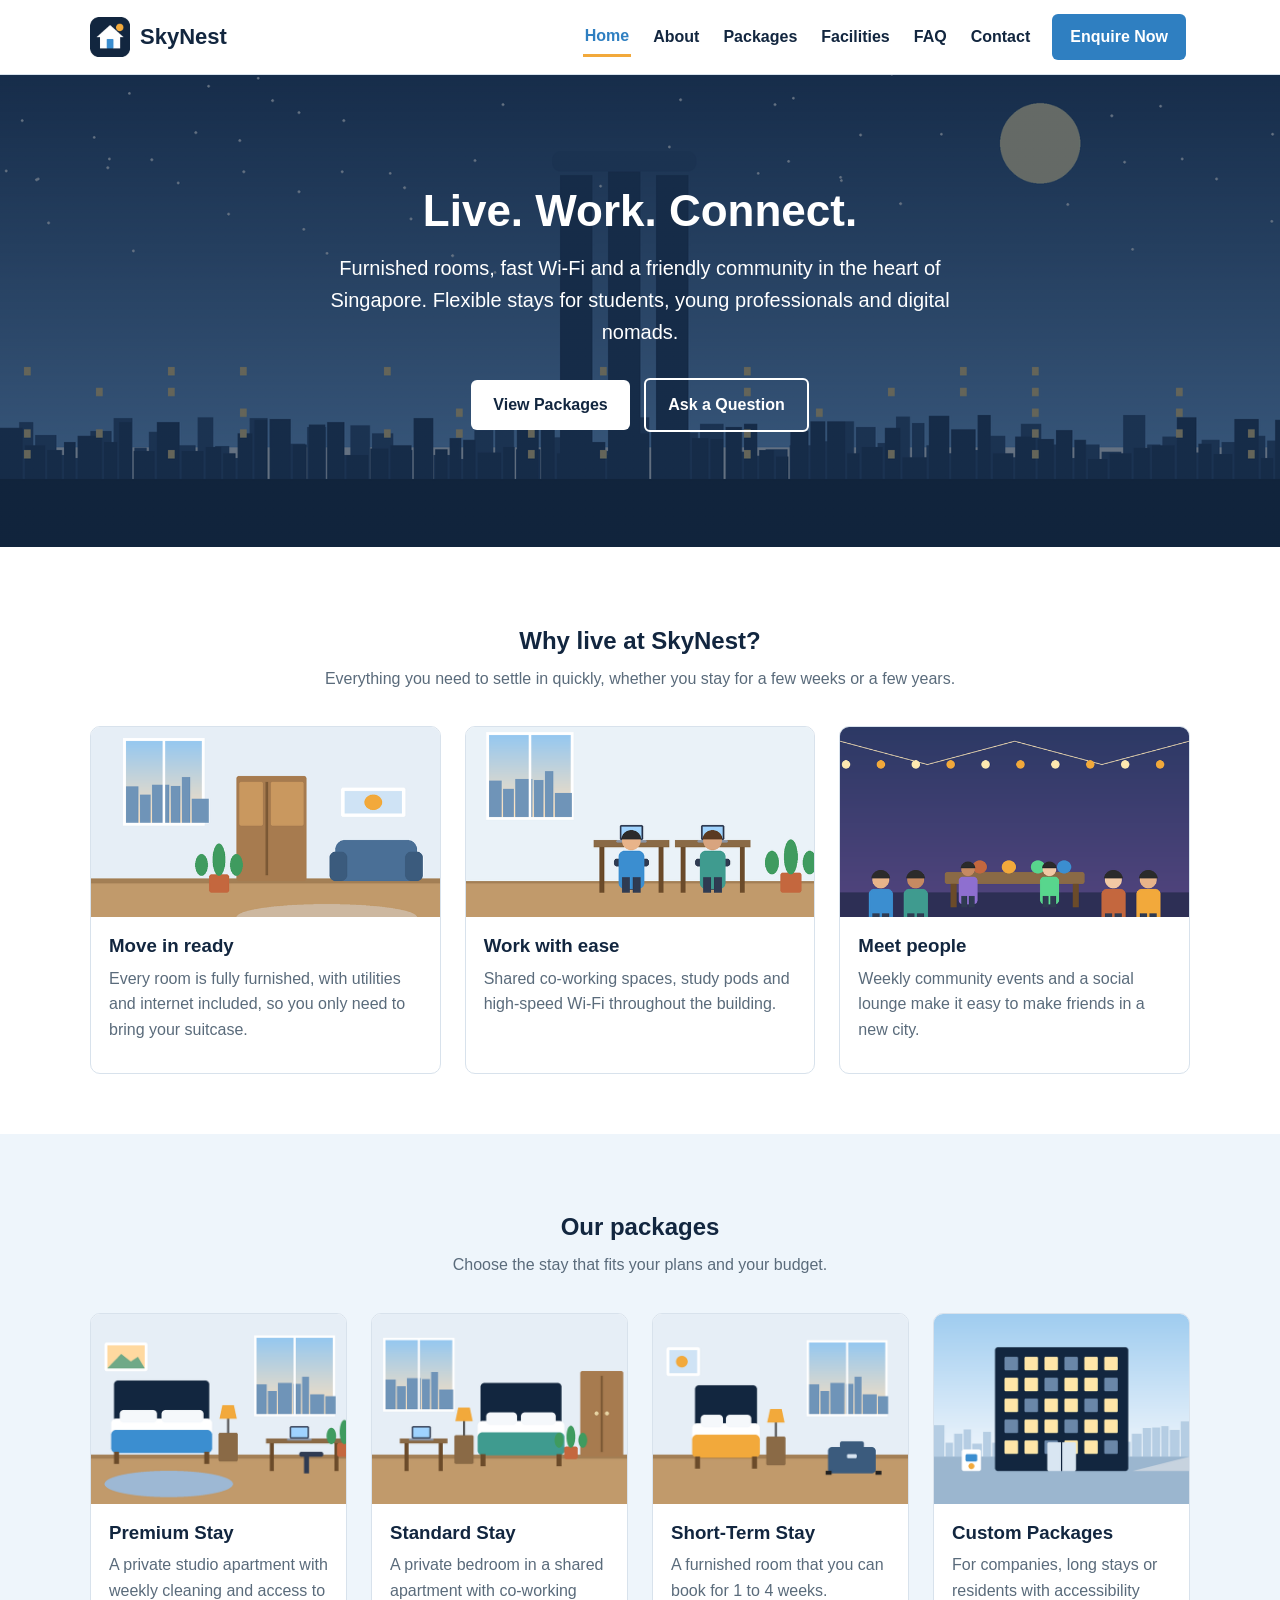
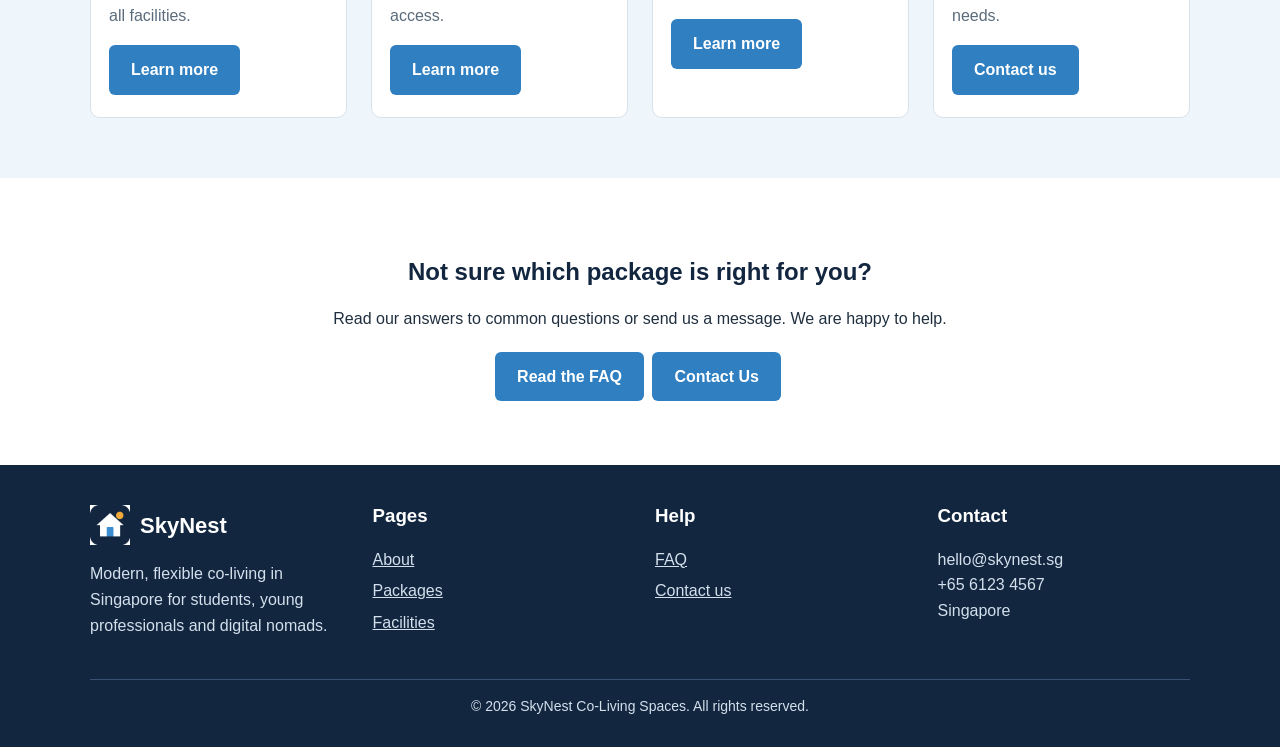
<file: index.html>
<!DOCTYPE html>
<html lang="en">
<head>
  <meta charset="UTF-8">
  <meta name="viewport" content="width=device-width, initial-scale=1">
  <meta name="description" content="SkyNest Co-Living offers flexible furnished rooms in Singapore for students, young professionals and digital nomads.">
  <title>Home | SkyNest Co-Living</title>
  <link rel="stylesheet" href="css/style.css">
</head>
<body>
  <a class="skip-link" href="#main">Skip to main content</a>

  <!-- HEADER: same on every page -->
  <header class="header">
    <div class="container nav">
      <a class="logo" href="index.html"><img src="images/logo.png" alt="">SkyNest</a>
      <button class="menu-button" aria-label="Open menu" aria-expanded="false">&#9776;</button>
      <nav class="nav-links" aria-label="Main menu">
        <a href="index.html" class="active" aria-current="page">Home</a>
        <a href="about.html">About</a>
        <a href="packages.html">Packages</a>
        <a href="facilities.html">Facilities</a>
        <a href="faq.html">FAQ</a>
        <a href="contact.html">Contact</a>
        <a class="btn" href="contact.html">Enquire Now</a>
      </nav>
    </div>
  </header>

  <main id="main">
    <!-- Hero banner -->
    <section class="hero">
      <div class="container">
        <h1>Live. Work. Connect.</h1>
        <p>Furnished rooms, fast Wi-Fi and a friendly community in the heart of Singapore. Flexible stays for students, young professionals and digital nomads.</p>
        <a class="btn btn-light" href="packages.html">View Packages</a>
        <a class="btn btn-outline" href="contact.html">Ask a Question</a>
      </div>
    </section>

    <!-- Why SkyNest: 3 cards -->
    <section class="section">
      <div class="container">
        <h2 class="section-title">Why live at SkyNest?</h2>
        <p class="section-intro">Everything you need to settle in quickly, whether you stay for a few weeks or a few years.</p>
        <div class="grid">
        <article class="card">
          <img src="images/facility-private-rooms.png" alt="Furnished private room with a bed and wardrobe">
          <div class="card-body">
            <h3>Move in ready</h3>
            <p>Every room is fully furnished, with utilities and internet included, so you only need to bring your suitcase.</p>
          </div>
        </article>
        <article class="card">
          <img src="images/facility-coworking.png" alt="People working on laptops in the co-working space">
          <div class="card-body">
            <h3>Work with ease</h3>
            <p>Shared co-working spaces, study pods and high-speed Wi-Fi throughout the building.</p>
          </div>
        </article>
        <article class="card">
          <img src="images/facility-events.png" alt="Residents enjoying a community event">
          <div class="card-body">
            <h3>Meet people</h3>
            <p>Weekly community events and a social lounge make it easy to make friends in a new city.</p>
          </div>
        </article>
        </div>
      </div>
    </section>

    <!-- Packages preview: 4 cards -->
    <section class="section section-light">
      <div class="container">
        <h2 class="section-title">Our packages</h2>
        <p class="section-intro">Choose the stay that fits your plans and your budget.</p>
        <div class="grid">
        <article class="card">
          <img src="images/room-premium.png" alt="Premium Stay studio apartment">
          <div class="card-body">
            <h3>Premium Stay</h3>
            <p>A private studio apartment with weekly cleaning and access to all facilities.</p>
          <a class="btn" href="packages.html">Learn more</a>
          </div>
        </article>
        <article class="card">
          <img src="images/room-standard.png" alt="Standard Stay private bedroom">
          <div class="card-body">
            <h3>Standard Stay</h3>
            <p>A private bedroom in a shared apartment with co-working access.</p>
          <a class="btn" href="packages.html">Learn more</a>
          </div>
        </article>
        <article class="card">
          <img src="images/room-short.png" alt="Short-Term Stay furnished room">
          <div class="card-body">
            <h3>Short-Term Stay</h3>
            <p>A furnished room that you can book for 1 to 4 weeks.</p>
          <a class="btn" href="packages.html">Learn more</a>
          </div>
        </article>
        <article class="card">
          <img src="images/room-custom.png" alt="SkyNest building exterior">
          <div class="card-body">
            <h3>Custom Packages</h3>
            <p>For companies, long stays or residents with accessibility needs.</p>
          <a class="btn" href="contact.html">Contact us</a>
          </div>
        </article>
        </div>
      </div>
    </section>

    <!-- Call to action -->
    <section class="section">
      <div class="container" style="text-align:center;">
        <h2>Not sure which package is right for you?</h2>
        <p>Read our answers to common questions or send us a message. We are happy to help.</p>
        <a class="btn" href="faq.html">Read the FAQ</a>
        <a class="btn" href="contact.html">Contact Us</a>
      </div>
    </section>
  </main>

  <!-- FOOTER: same on every page -->
  <footer class="footer">
    <div class="container">
      <div class="footer-grid">
        <div>
          <a class="logo" href="index.html"><img src="images/logo.png" alt="">SkyNest</a>
          <p>Modern, flexible co-living in Singapore for students, young professionals and digital nomads.</p>
        </div>
        <div>
          <h3>Pages</h3>
          <a href="about.html">About</a>
          <a href="packages.html">Packages</a>
          <a href="facilities.html">Facilities</a>
        </div>
        <div>
          <h3>Help</h3>
          <a href="faq.html">FAQ</a>
          <a href="contact.html">Contact us</a>
        </div>
        <div>
          <h3>Contact</h3>
          <p>hello@skynest.sg<br>+65 6123 4567<br>Singapore</p>
        </div>
      </div>
      <p class="copyright">&copy; <span id="year">2026</span> SkyNest Co-Living Spaces. All rights reserved.</p>
    </div>
  </footer>

  <script src="scripts/script.js"></script>
</body>
</html>
</file>
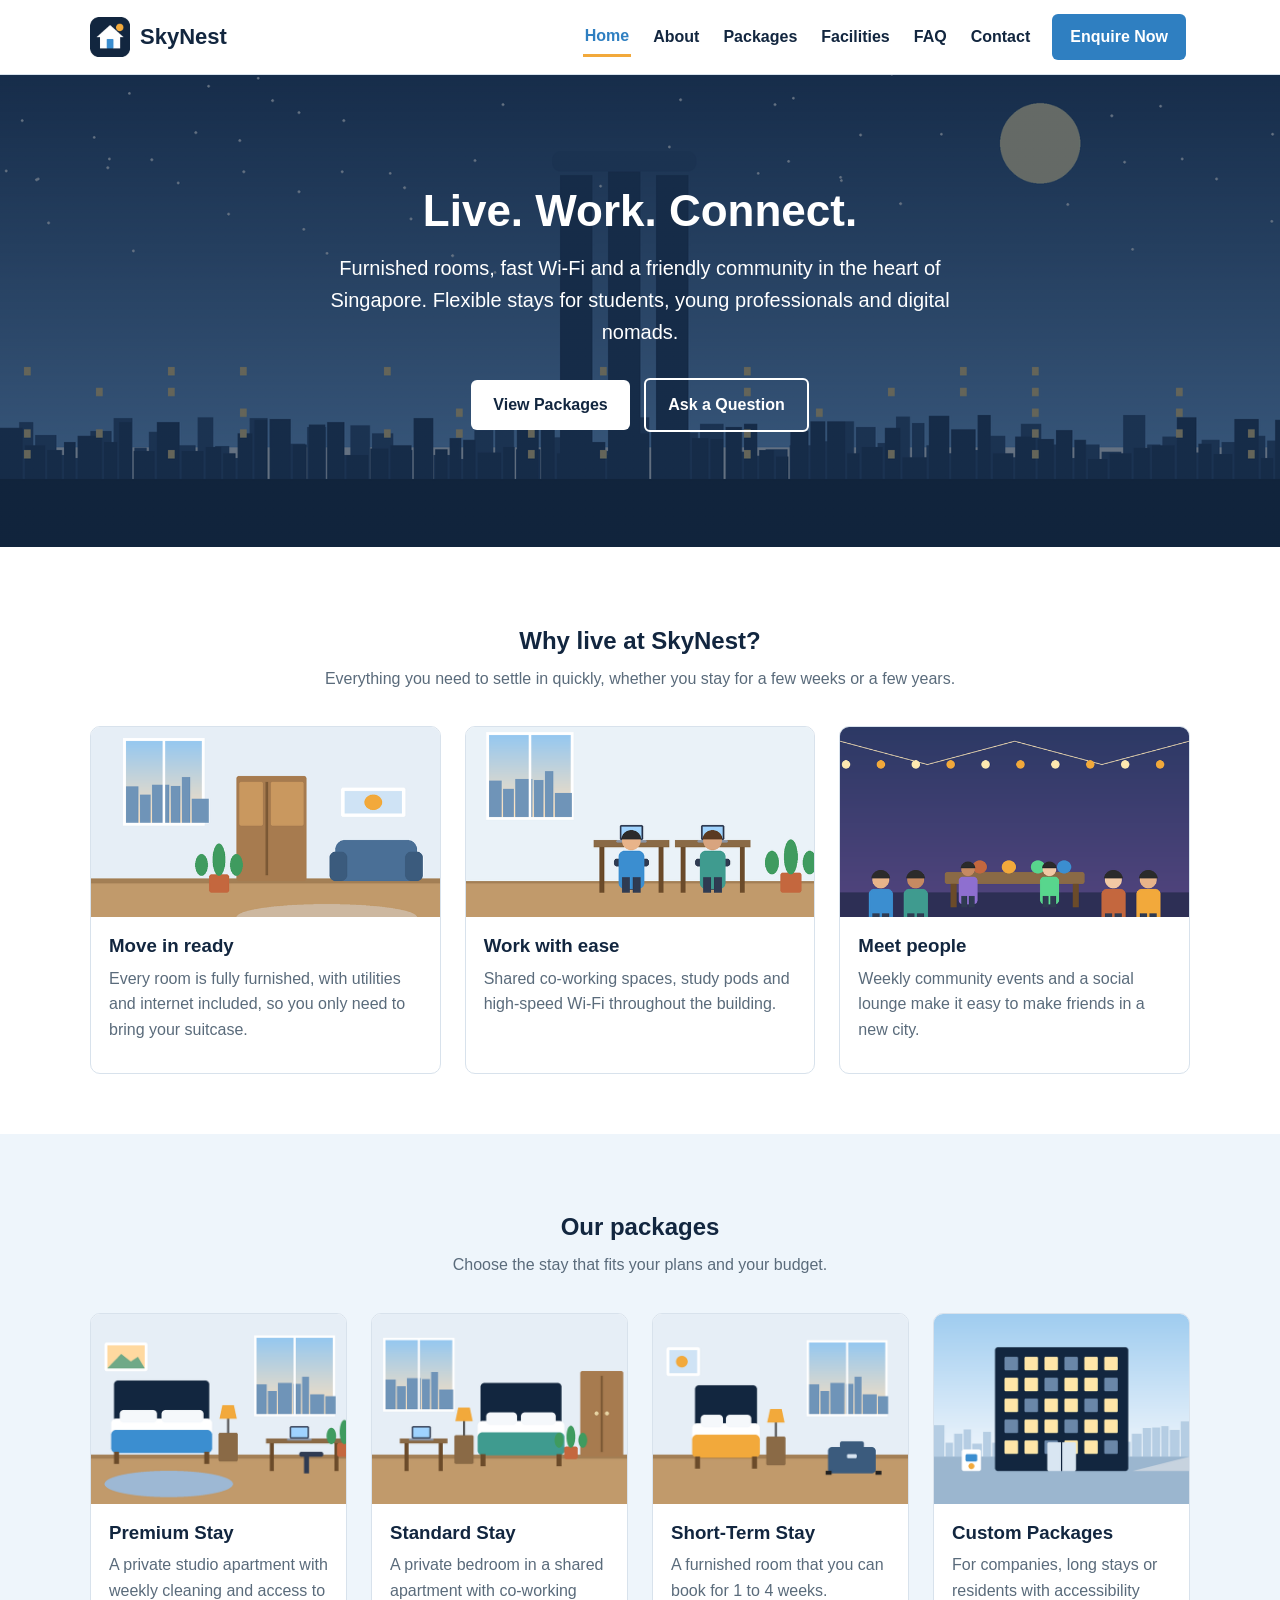
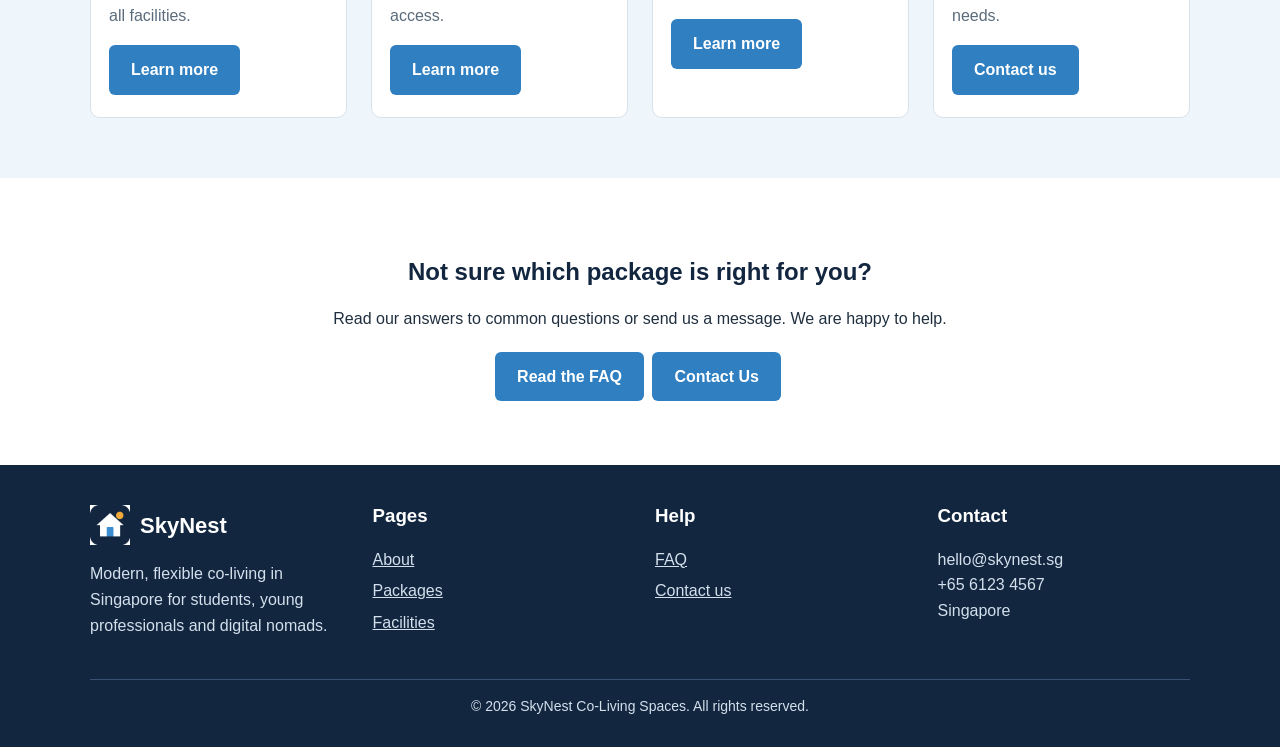
<file: html/index.html>
<!DOCTYPE html>
<html lang="en">
<head>
  <meta charset="UTF-8">
  <meta name="viewport" content="width=device-width, initial-scale=1">
  <meta name="description" content="SkyNest Co-Living offers flexible furnished rooms in Singapore for students, young professionals and digital nomads.">
  <title>Home | SkyNest Co-Living</title>
  <link rel="stylesheet" href="../css/style.css">
</head>
<body>
  <a class="skip-link" href="#main">Skip to main content</a>

  <!-- HEADER: same on every page -->
  <header class="header">
    <div class="container nav">
      <a class="logo" href="index.html"><img src="../images/logo.png" alt="">SkyNest</a>
      <button class="menu-button" aria-label="Open menu" aria-expanded="false">&#9776;</button>
      <nav class="nav-links" aria-label="Main menu">
        <a href="index.html" class="active" aria-current="page">Home</a>
        <a href="about.html">About</a>
        <a href="packages.html">Packages</a>
        <a href="facilities.html">Facilities</a>
        <a href="faq.html">FAQ</a>
        <a href="contact.html">Contact</a>
        <a class="btn" href="contact.html">Enquire Now</a>
      </nav>
    </div>
  </header>

  <main id="main">
    <!-- Hero banner -->
    <section class="hero">
      <div class="container">
        <h1>Live. Work. Connect.</h1>
        <p>Furnished rooms, fast Wi-Fi and a friendly community in the heart of Singapore. Flexible stays for students, young professionals and digital nomads.</p>
        <a class="btn btn-light" href="packages.html">View Packages</a>
        <a class="btn btn-outline" href="contact.html">Ask a Question</a>
      </div>
    </section>

    <!-- Why SkyNest: 3 cards -->
    <section class="section">
      <div class="container">
        <h2 class="section-title">Why live at SkyNest?</h2>
        <p class="section-intro">Everything you need to settle in quickly, whether you stay for a few weeks or a few years.</p>
        <div class="grid">
        <article class="card">
          <img src="../images/facility-private-rooms.png" alt="Furnished private room with a bed and wardrobe">
          <div class="card-body">
            <h3>Move in ready</h3>
            <p>Every room is fully furnished, with utilities and internet included, so you only need to bring your suitcase.</p>
          </div>
        </article>
        <article class="card">
          <img src="../images/facility-coworking.png" alt="People working on laptops in the co-working space">
          <div class="card-body">
            <h3>Work with ease</h3>
            <p>Shared co-working spaces, study pods and high-speed Wi-Fi throughout the building.</p>
          </div>
        </article>
        <article class="card">
          <img src="../images/facility-events.png" alt="Residents enjoying a community event">
          <div class="card-body">
            <h3>Meet people</h3>
            <p>Weekly community events and a social lounge make it easy to make friends in a new city.</p>
          </div>
        </article>
        </div>
      </div>
    </section>

    <!-- Packages preview: 4 cards -->
    <section class="section section-light">
      <div class="container">
        <h2 class="section-title">Our packages</h2>
        <p class="section-intro">Choose the stay that fits your plans and your budget.</p>
        <div class="grid">
        <article class="card">
          <img src="../images/room-premium.png" alt="Premium Stay studio apartment">
          <div class="card-body">
            <h3>Premium Stay</h3>
            <p>A private studio apartment with weekly cleaning and access to all facilities.</p>
          <a class="btn" href="packages.html">Learn more</a>
          </div>
        </article>
        <article class="card">
          <img src="../images/room-standard.png" alt="Standard Stay private bedroom">
          <div class="card-body">
            <h3>Standard Stay</h3>
            <p>A private bedroom in a shared apartment with co-working access.</p>
          <a class="btn" href="packages.html">Learn more</a>
          </div>
        </article>
        <article class="card">
          <img src="../images/room-short.png" alt="Short-Term Stay furnished room">
          <div class="card-body">
            <h3>Short-Term Stay</h3>
            <p>A furnished room that you can book for 1 to 4 weeks.</p>
          <a class="btn" href="packages.html">Learn more</a>
          </div>
        </article>
        <article class="card">
          <img src="../images/room-custom.png" alt="SkyNest building exterior">
          <div class="card-body">
            <h3>Custom Packages</h3>
            <p>For companies, long stays or residents with accessibility needs.</p>
          <a class="btn" href="contact.html">Contact us</a>
          </div>
        </article>
        </div>
      </div>
    </section>

    <!-- Call to action -->
    <section class="section">
      <div class="container" style="text-align:center;">
        <h2>Not sure which package is right for you?</h2>
        <p>Read our answers to common questions or send us a message. We are happy to help.</p>
        <a class="btn" href="faq.html">Read the FAQ</a>
        <a class="btn" href="contact.html">Contact Us</a>
      </div>
    </section>
  </main>

  <!-- FOOTER: same on every page -->
  <footer class="footer">
    <div class="container">
      <div class="footer-grid">
        <div>
          <a class="logo" href="index.html"><img src="../images/logo.png" alt="">SkyNest</a>
          <p>Modern, flexible co-living in Singapore for students, young professionals and digital nomads.</p>
        </div>
        <div>
          <h3>Pages</h3>
          <a href="about.html">About</a>
          <a href="packages.html">Packages</a>
          <a href="facilities.html">Facilities</a>
        </div>
        <div>
          <h3>Help</h3>
          <a href="faq.html">FAQ</a>
          <a href="contact.html">Contact us</a>
        </div>
        <div>
          <h3>Contact</h3>
          <p>hello@skynest.sg<br>+65 6123 4567<br>Singapore</p>
        </div>
      </div>
      <p class="copyright">&copy; <span id="year">2026</span> SkyNest Co-Living Spaces. All rights reserved.</p>
    </div>
  </footer>

  <script src="../scripts/script.js"></script>
</body>
</html>
</file>
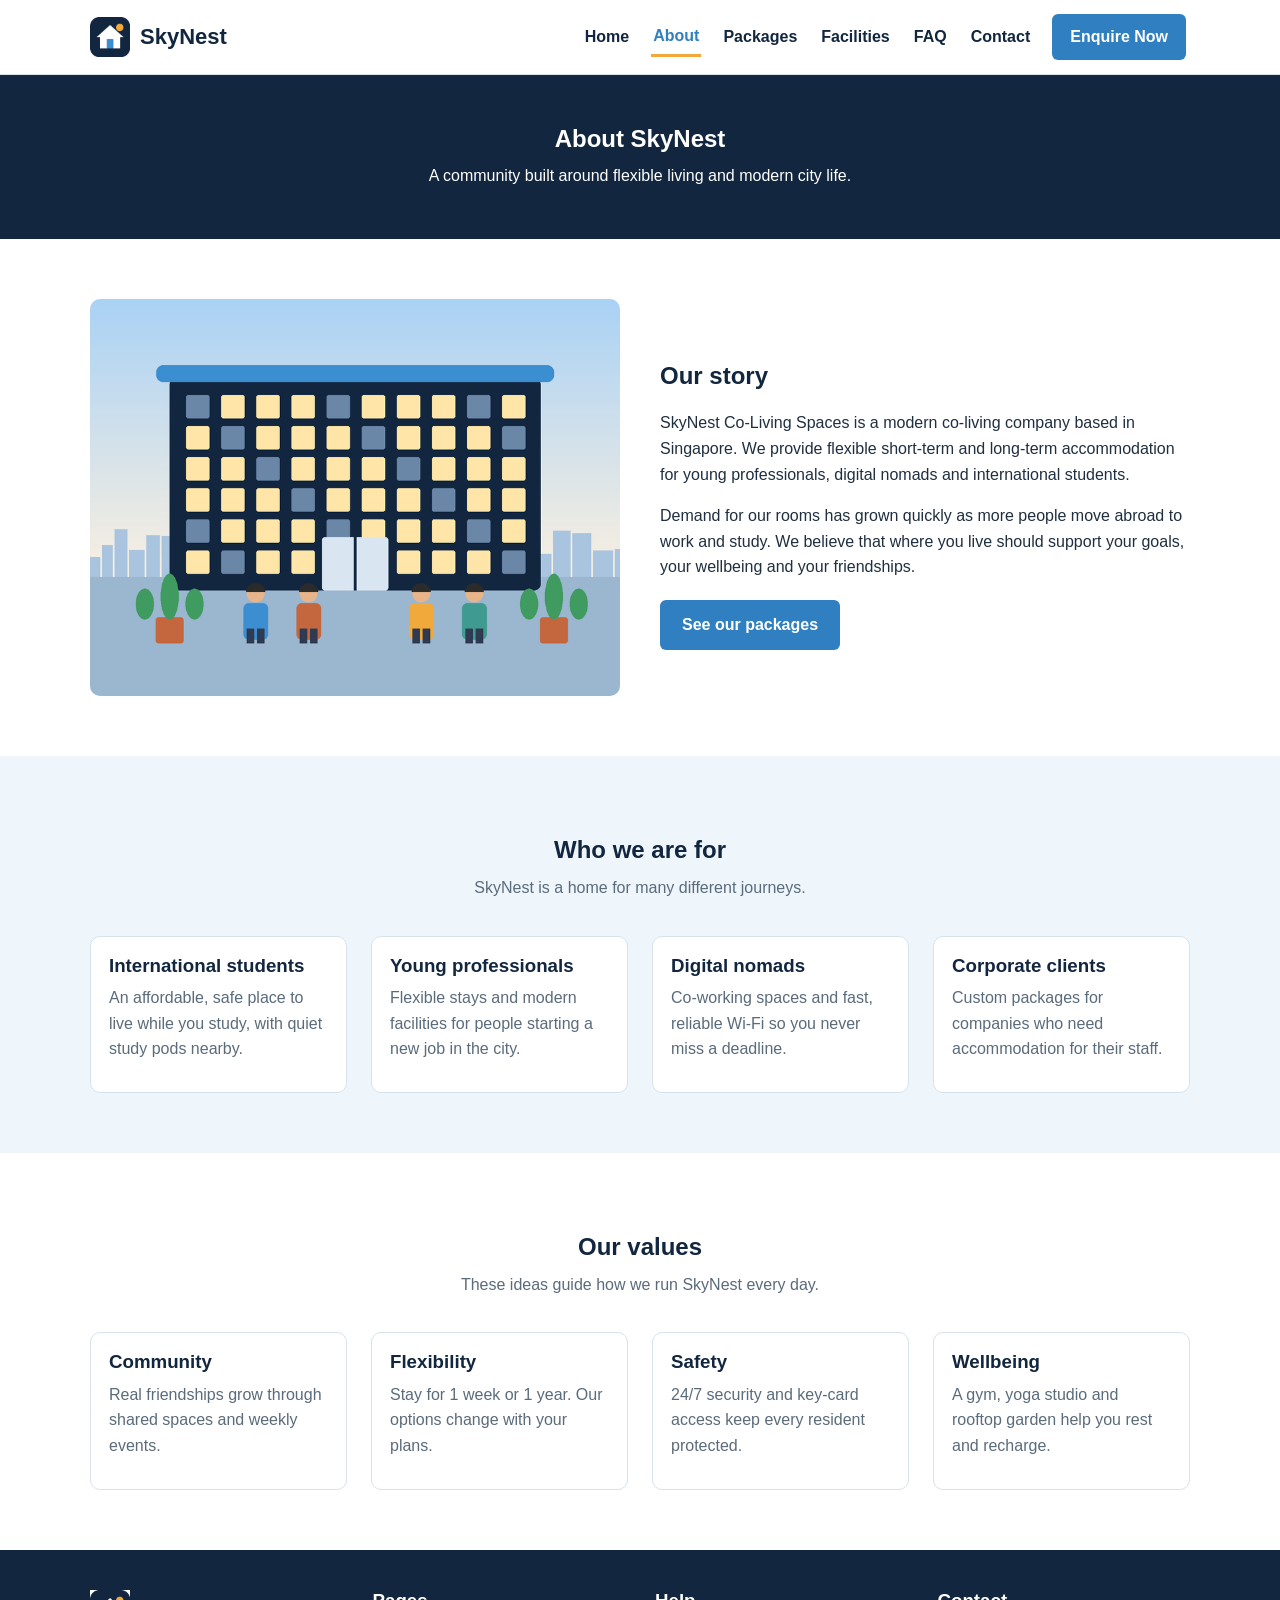
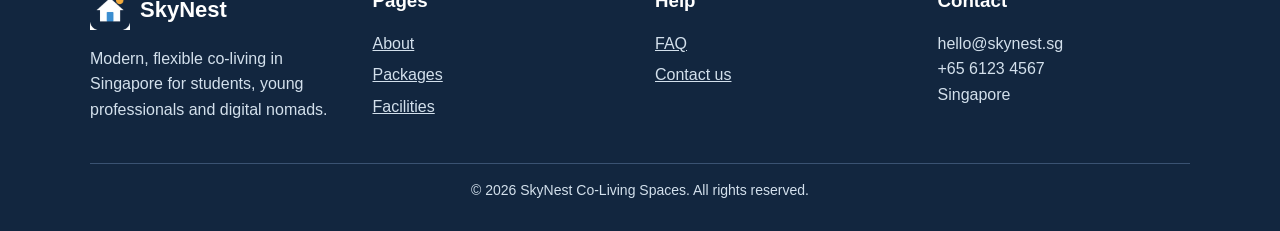
<file: about.html>
<!DOCTYPE html>
<html lang="en">
<head>
  <meta charset="UTF-8">
  <meta name="viewport" content="width=device-width, initial-scale=1">
  <meta name="description" content="Learn about SkyNest Co-Living Spaces, who we are for and what we believe in.">
  <title>About | SkyNest Co-Living</title>
  <link rel="stylesheet" href="css/style.css">
</head>
<body>
  <a class="skip-link" href="#main">Skip to main content</a>

  <header class="header">
    <div class="container nav">
      <a class="logo" href="index.html"><img src="images/logo.png" alt="">SkyNest</a>
      <button class="menu-button" aria-label="Open menu" aria-expanded="false">&#9776;</button>
      <nav class="nav-links" aria-label="Main menu">
        <a href="index.html">Home</a>
        <a href="about.html" class="active" aria-current="page">About</a>
        <a href="packages.html">Packages</a>
        <a href="facilities.html">Facilities</a>
        <a href="faq.html">FAQ</a>
        <a href="contact.html">Contact</a>
        <a class="btn" href="contact.html">Enquire Now</a>
      </nav>
    </div>
  </header>

  <main id="main">
    <section class="page-banner">
      <div class="container">
        <h1>About SkyNest</h1>
        <p>A community built around flexible living and modern city life.</p>
      </div>
    </section>

    <section class="section">
      <div class="container split">
        <img src="images/about.png" alt="SkyNest apartment building with residents outside">
        <div>
          <h2>Our story</h2>
          <p>SkyNest Co-Living Spaces is a modern co-living company based in Singapore. We provide flexible short-term and long-term accommodation for young professionals, digital nomads and international students.</p>
          <p>Demand for our rooms has grown quickly as more people move abroad to work and study. We believe that where you live should support your goals, your wellbeing and your friendships.</p>
          <a class="btn" href="packages.html">See our packages</a>
        </div>
      </div>
    </section>

    <section class="section section-light">
      <div class="container">
        <h2 class="section-title">Who we are for</h2>
        <p class="section-intro">SkyNest is a home for many different journeys.</p>
        <div class="grid">
          <div class="card"><div class="card-body"><h3>International students</h3><p>An affordable, safe place to live while you study, with quiet study pods nearby.</p></div></div>
          <div class="card"><div class="card-body"><h3>Young professionals</h3><p>Flexible stays and modern facilities for people starting a new job in the city.</p></div></div>
          <div class="card"><div class="card-body"><h3>Digital nomads</h3><p>Co-working spaces and fast, reliable Wi-Fi so you never miss a deadline.</p></div></div>
          <div class="card"><div class="card-body"><h3>Corporate clients</h3><p>Custom packages for companies who need accommodation for their staff.</p></div></div>
        </div>
      </div>
    </section>

    <section class="section">
      <div class="container">
        <h2 class="section-title">Our values</h2>
        <p class="section-intro">These ideas guide how we run SkyNest every day.</p>
        <div class="grid">
          <div class="card"><div class="card-body"><h3>Community</h3><p>Real friendships grow through shared spaces and weekly events.</p></div></div>
          <div class="card"><div class="card-body"><h3>Flexibility</h3><p>Stay for 1 week or 1 year. Our options change with your plans.</p></div></div>
          <div class="card"><div class="card-body"><h3>Safety</h3><p>24/7 security and key-card access keep every resident protected.</p></div></div>
          <div class="card"><div class="card-body"><h3>Wellbeing</h3><p>A gym, yoga studio and rooftop garden help you rest and recharge.</p></div></div>
        </div>
      </div>
    </section>
  </main>

  <!-- FOOTER: same on every page -->
  <footer class="footer">
    <div class="container">
      <div class="footer-grid">
        <div>
          <a class="logo" href="index.html"><img src="images/logo.png" alt="">SkyNest</a>
          <p>Modern, flexible co-living in Singapore for students, young professionals and digital nomads.</p>
        </div>
        <div>
          <h3>Pages</h3>
          <a href="about.html">About</a>
          <a href="packages.html">Packages</a>
          <a href="facilities.html">Facilities</a>
        </div>
        <div>
          <h3>Help</h3>
          <a href="faq.html">FAQ</a>
          <a href="contact.html">Contact us</a>
        </div>
        <div>
          <h3>Contact</h3>
          <p>hello@skynest.sg<br>+65 6123 4567<br>Singapore</p>
        </div>
      </div>
      <p class="copyright">&copy; <span id="year">2026</span> SkyNest Co-Living Spaces. All rights reserved.</p>
    </div>
  </footer>

  <script src="scripts/script.js"></script>
</body>
</html>
</file>
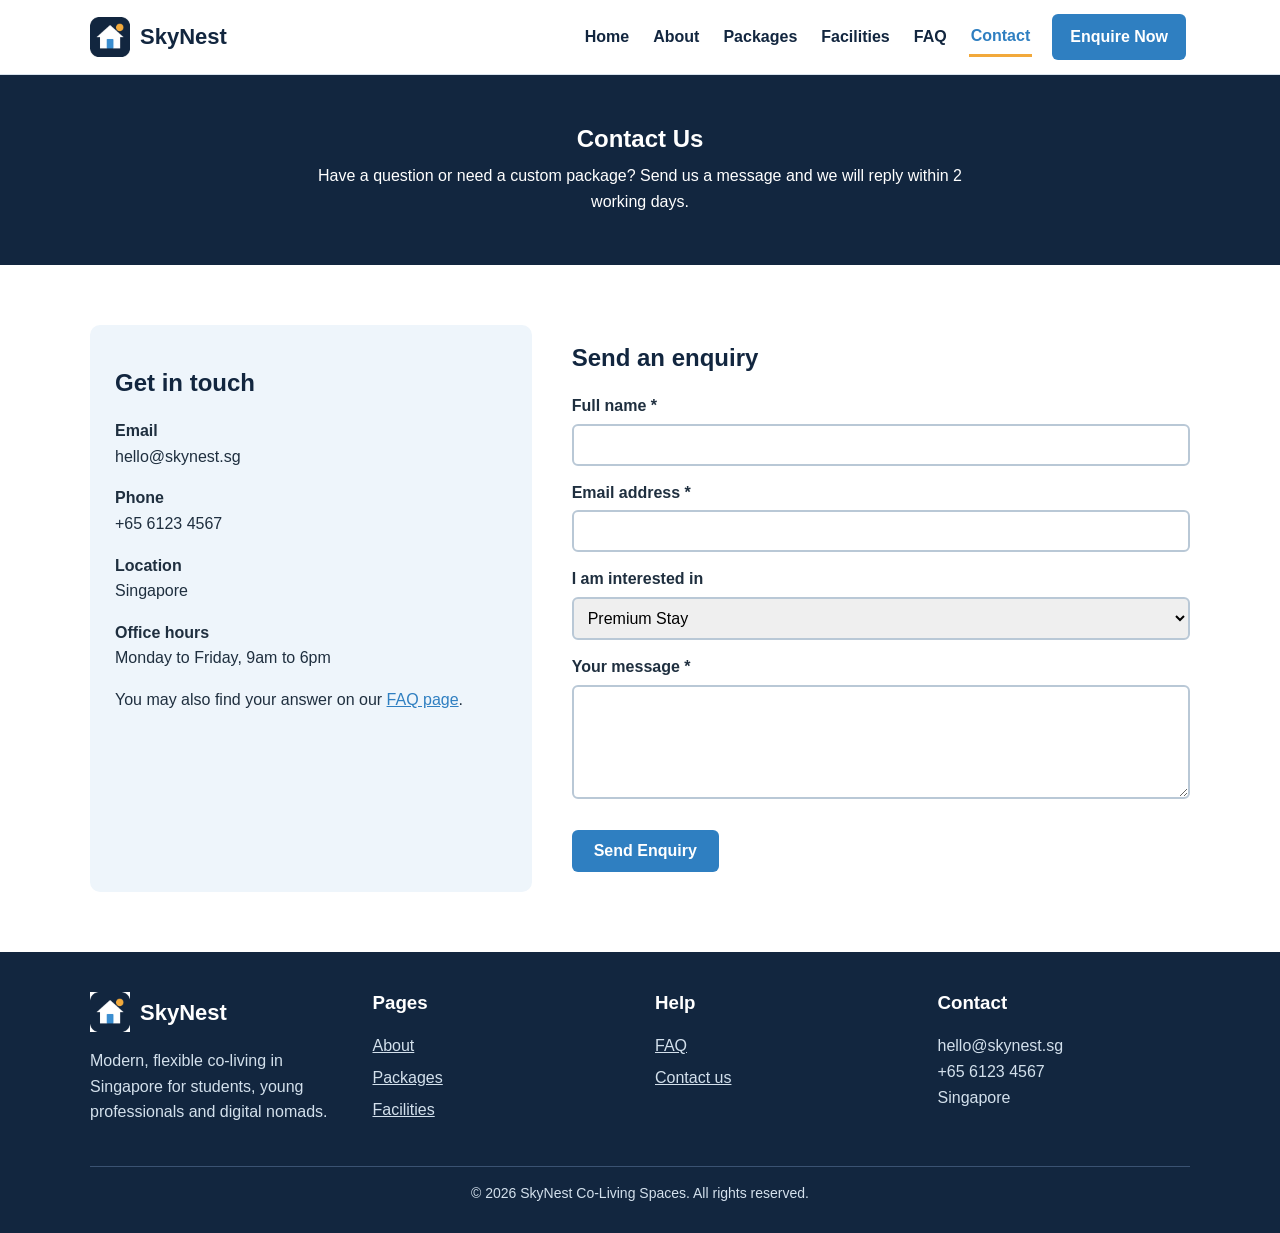
<file: contact.html>
<!DOCTYPE html>
<html lang="en">
<head>
  <meta charset="UTF-8">
  <meta name="viewport" content="width=device-width, initial-scale=1">
  <meta name="description" content="Contact SkyNest Co-Living to ask a question or arrange a custom package.">
  <title>Contact | SkyNest Co-Living</title>
  <link rel="stylesheet" href="css/style.css">
</head>
<body>
  <a class="skip-link" href="#main">Skip to main content</a>

  <header class="header">
    <div class="container nav">
      <a class="logo" href="index.html"><img src="images/logo.png" alt="">SkyNest</a>
      <button class="menu-button" aria-label="Open menu" aria-expanded="false">&#9776;</button>
      <nav class="nav-links" aria-label="Main menu">
        <a href="index.html">Home</a>
        <a href="about.html">About</a>
        <a href="packages.html">Packages</a>
        <a href="facilities.html">Facilities</a>
        <a href="faq.html">FAQ</a>
        <a href="contact.html" class="active" aria-current="page">Contact</a>
        <a class="btn" href="contact.html">Enquire Now</a>
      </nav>
    </div>
  </header>

  <main id="main">
    <section class="page-banner">
      <div class="container">
        <h1>Contact Us</h1>
        <p>Have a question or need a custom package? Send us a message and we will reply within 2 working days.</p>
      </div>
    </section>

    <section class="section">
      <div class="container contact-layout">

        <div class="contact-box">
          <h2>Get in touch</h2>
          <p><strong>Email</strong><br>hello@skynest.sg</p>
          <p><strong>Phone</strong><br>+65 6123 4567</p>
          <p><strong>Location</strong><br>Singapore</p>
          <p><strong>Office hours</strong><br>Monday to Friday, 9am to 6pm</p>
          <p>You may also find your answer on our <a href="faq.html">FAQ page</a>.</p>
        </div>

        <div>
          <h2>Send an enquiry</h2>
          <form id="contact-form" novalidate>
            <label for="name">Full name *</label>
            <input type="text" id="name" name="name" autocomplete="name">

            <label for="email">Email address *</label>
            <input type="email" id="email" name="email" autocomplete="email">

            <label for="package">I am interested in</label>
            <select id="package" name="package">
              <option>Premium Stay</option>
              <option>Standard Stay</option>
              <option>Short-Term Stay</option>
              <option>Custom Package</option>
              <option>Not sure yet</option>
            </select>

            <label for="message">Your message *</label>
            <textarea id="message" name="message" rows="5"></textarea>

            <p style="margin-top:20px;"><button type="submit" class="btn">Send Enquiry</button></p>
            <div id="form-message" class="message" role="alert"></div>
          </form>
        </div>

      </div>
    </section>
  </main>

  <footer class="footer">
    <div class="container">
      <div class="footer-grid">
        <div>
          <a class="logo" href="index.html"><img src="images/logo.png" alt="">SkyNest</a>
          <p>Modern, flexible co-living in Singapore for students, young professionals and digital nomads.</p>
        </div>
        <div>
          <h3>Pages</h3>
          <a href="about.html">About</a>
          <a href="packages.html">Packages</a>
          <a href="facilities.html">Facilities</a>
        </div>
        <div>
          <h3>Help</h3>
          <a href="faq.html">FAQ</a>
          <a href="contact.html">Contact us</a>
        </div>
        <div>
          <h3>Contact</h3>
          <p>hello@skynest.sg<br>+65 6123 4567<br>Singapore</p>
        </div>
      </div>
      <p class="copyright">&copy; <span id="year">2026</span> SkyNest Co-Living Spaces. All rights reserved.</p>
    </div>
  </footer>

  <script src="scripts/script.js"></script>
</body>
</html>
</file>
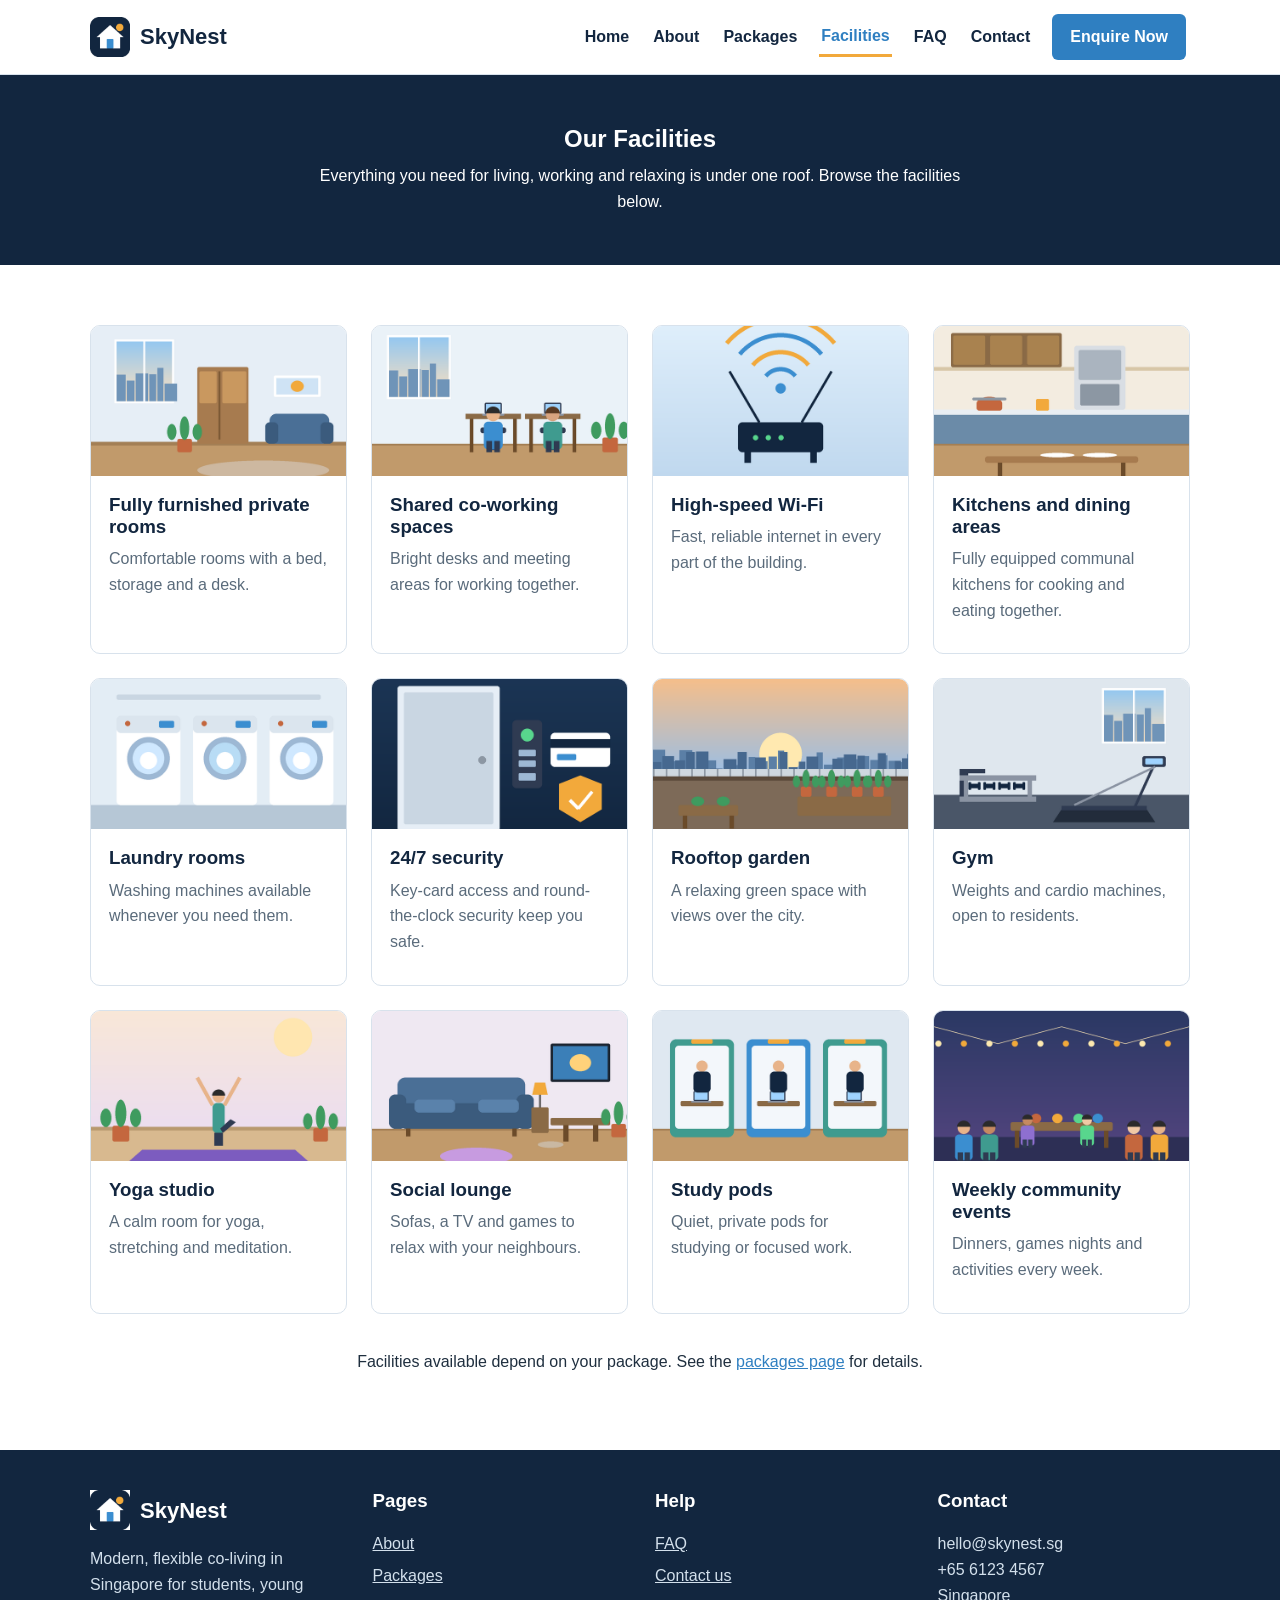
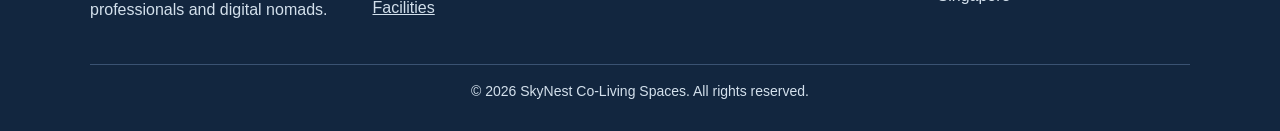
<file: facilities.html>
<!DOCTYPE html>
<html lang="en">
<head>
  <meta charset="UTF-8">
  <meta name="viewport" content="width=device-width, initial-scale=1">
  <meta name="description" content="See the rooms, co-working spaces, gym, rooftop garden and other facilities at SkyNest Co-Living.">
  <title>Facilities | SkyNest Co-Living</title>
  <link rel="stylesheet" href="css/style.css">
</head>
<body>
  <a class="skip-link" href="#main">Skip to main content</a>

  <!-- HEADER: same on every page -->
  <header class="header">
    <div class="container nav">
      <a class="logo" href="index.html"><img src="images/logo.png" alt="">SkyNest</a>
      <button class="menu-button" aria-label="Open menu" aria-expanded="false">&#9776;</button>
      <nav class="nav-links" aria-label="Main menu">
        <a href="index.html">Home</a>
        <a href="about.html">About</a>
        <a href="packages.html">Packages</a>
        <a href="facilities.html" class="active" aria-current="page">Facilities</a>
        <a href="faq.html">FAQ</a>
        <a href="contact.html">Contact</a>
        <a class="btn" href="contact.html">Enquire Now</a>
      </nav>
    </div>
  </header>

  <main id="main">
    <section class="page-banner">
      <div class="container">
        <h1>Our Facilities</h1>
        <p>Everything you need for living, working and relaxing is under one roof. Browse the facilities below.</p>
      </div>
    </section>

    <section class="section">
      <div class="container">
        <div class="grid facility-grid">
        <article class="card">
          <img src="images/facility-private-rooms.png" alt="Furnished private room">
          <div class="card-body">
            <h3>Fully furnished private rooms</h3>
            <p>Comfortable rooms with a bed, storage and a desk.</p>
          </div>
        </article>
        <article class="card">
          <img src="images/facility-coworking.png" alt="Co-working space with desks">
          <div class="card-body">
            <h3>Shared co-working spaces</h3>
            <p>Bright desks and meeting areas for working together.</p>
          </div>
        </article>
        <article class="card">
          <img src="images/facility-wifi.png" alt="Wi-Fi router and signal">
          <div class="card-body">
            <h3>High-speed Wi-Fi</h3>
            <p>Fast, reliable internet in every part of the building.</p>
          </div>
        </article>
        <article class="card">
          <img src="images/facility-kitchen.png" alt="Shared kitchen and dining table">
          <div class="card-body">
            <h3>Kitchens and dining areas</h3>
            <p>Fully equipped communal kitchens for cooking and eating together.</p>
          </div>
        </article>
        <article class="card">
          <img src="images/facility-laundry.png" alt="Row of washing machines">
          <div class="card-body">
            <h3>Laundry rooms</h3>
            <p>Washing machines available whenever you need them.</p>
          </div>
        </article>
        <article class="card">
          <img src="images/facility-security.png" alt="Door with key-card reader">
          <div class="card-body">
            <h3>24/7 security</h3>
            <p>Key-card access and round-the-clock security keep you safe.</p>
          </div>
        </article>
        <article class="card">
          <img src="images/facility-rooftop.png" alt="Rooftop garden at sunset">
          <div class="card-body">
            <h3>Rooftop garden</h3>
            <p>A relaxing green space with views over the city.</p>
          </div>
        </article>
        <article class="card">
          <img src="images/facility-gym.png" alt="Gym with weights and treadmill">
          <div class="card-body">
            <h3>Gym</h3>
            <p>Weights and cardio machines, open to residents.</p>
          </div>
        </article>
        <article class="card">
          <img src="images/facility-yoga.png" alt="Person doing yoga on a mat">
          <div class="card-body">
            <h3>Yoga studio</h3>
            <p>A calm room for yoga, stretching and meditation.</p>
          </div>
        </article>
        <article class="card">
          <img src="images/facility-lounge.png" alt="Social lounge with sofa and TV">
          <div class="card-body">
            <h3>Social lounge</h3>
            <p>Sofas, a TV and games to relax with your neighbours.</p>
          </div>
        </article>
        <article class="card">
          <img src="images/facility-studypods.png" alt="Three private study pods">
          <div class="card-body">
            <h3>Study pods</h3>
            <p>Quiet, private pods for studying or focused work.</p>
          </div>
        </article>
        <article class="card">
          <img src="images/facility-events.png" alt="Residents at a community event">
          <div class="card-body">
            <h3>Weekly community events</h3>
            <p>Dinners, games nights and activities every week.</p>
          </div>
        </article>
        </div>
        <p style="text-align:center; margin-top:35px;">Facilities available depend on your package. See the <a href="packages.html">packages page</a> for details.</p>
      </div>
    </section>
  </main>

  <!-- FOOTER: same on every page -->
  <footer class="footer">
    <div class="container">
      <div class="footer-grid">
        <div>
          <a class="logo" href="index.html"><img src="images/logo.png" alt="">SkyNest</a>
          <p>Modern, flexible co-living in Singapore for students, young professionals and digital nomads.</p>
        </div>
        <div>
          <h3>Pages</h3>
          <a href="about.html">About</a>
          <a href="packages.html">Packages</a>
          <a href="facilities.html">Facilities</a>
        </div>
        <div>
          <h3>Help</h3>
          <a href="faq.html">FAQ</a>
          <a href="contact.html">Contact us</a>
        </div>
        <div>
          <h3>Contact</h3>
          <p>hello@skynest.sg<br>+65 6123 4567<br>Singapore</p>
        </div>
      </div>
      <p class="copyright">&copy; <span id="year">2026</span> SkyNest Co-Living Spaces. All rights reserved.</p>
    </div>
  </footer>

  <script src="scripts/script.js"></script>
</body>
</html>
</file>
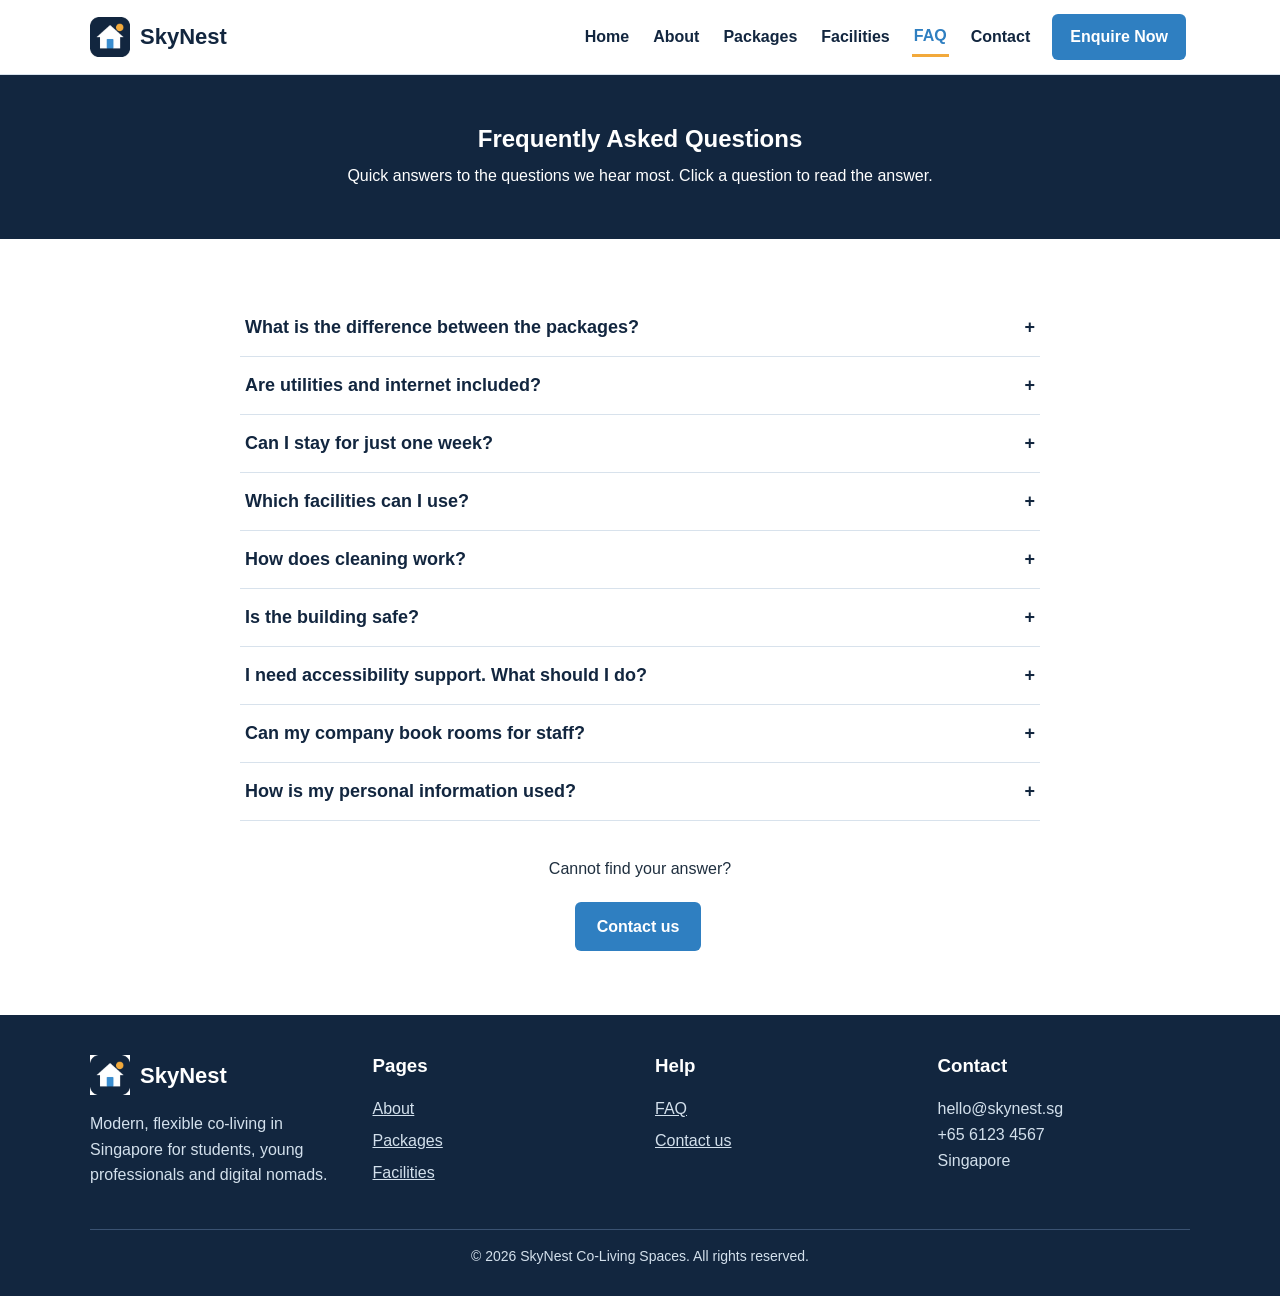
<file: faq.html>
<!DOCTYPE html>
<html lang="en">
<head>
  <meta charset="UTF-8">
  <meta name="viewport" content="width=device-width, initial-scale=1">
  <meta name="description" content="Answers to common questions about SkyNest Co-Living packages, facilities and booking.">
  <title>FAQ | SkyNest Co-Living</title>
  <link rel="stylesheet" href="css/style.css">
</head>
<body>
  <a class="skip-link" href="#main">Skip to main content</a>

  <!-- HEADER: same on every page -->
  <header class="header">
    <div class="container nav">
      <a class="logo" href="index.html"><img src="images/logo.png" alt="">SkyNest</a>
      <button class="menu-button" aria-label="Open menu" aria-expanded="false">&#9776;</button>
      <nav class="nav-links" aria-label="Main menu">
        <a href="index.html">Home</a>
        <a href="about.html">About</a>
        <a href="packages.html">Packages</a>
        <a href="facilities.html">Facilities</a>
        <a href="faq.html" class="active" aria-current="page">FAQ</a>
        <a href="contact.html">Contact</a>
        <a class="btn" href="contact.html">Enquire Now</a>
      </nav>
    </div>
  </header>

  <main id="main">
    <section class="page-banner">
      <div class="container">
        <h1>Frequently Asked Questions</h1>
        <p>Quick answers to the questions we hear most. Click a question to read the answer.</p>
      </div>
    </section>

    <section class="section">
      <div class="container faq">
        <div class="faq-item">
          <button class="faq-question" aria-expanded="false">What is the difference between the packages? <span aria-hidden="true">+</span></button>
          <div class="faq-answer"><p>Premium Stay is a private studio, Standard Stay is a private bedroom in a shared apartment, and Short-Term Stay is a furnished room for 1 to 4 weeks. Custom Packages are arranged with our team.</p></div>
        </div>
        <div class="faq-item">
          <button class="faq-question" aria-expanded="false">Are utilities and internet included? <span aria-hidden="true">+</span></button>
          <div class="faq-answer"><p>Yes. Utilities are included in every package, and high-speed internet is included in the Premium Stay. Wi-Fi is available throughout the building.</p></div>
        </div>
        <div class="faq-item">
          <button class="faq-question" aria-expanded="false">Can I stay for just one week? <span aria-hidden="true">+</span></button>
          <div class="faq-answer"><p>Yes. The Short-Term Stay can be booked for anything from 1 to 4 weeks.</p></div>
        </div>
        <div class="faq-item">
          <button class="faq-question" aria-expanded="false">Which facilities can I use? <span aria-hidden="true">+</span></button>
          <div class="faq-answer"><p>Premium residents can use all facilities. Standard residents can use the co-working space, kitchen and lounge. Short-Term residents have limited access to shared facilities.</p></div>
        </div>
        <div class="faq-item">
          <button class="faq-question" aria-expanded="false">How does cleaning work? <span aria-hidden="true">+</span></button>
          <div class="faq-answer"><p>Premium Stay includes weekly cleaning and Standard Stay includes fortnightly cleaning.</p></div>
        </div>
        <div class="faq-item">
          <button class="faq-question" aria-expanded="false">Is the building safe? <span aria-hidden="true">+</span></button>
          <div class="faq-answer"><p>Yes. We have 24/7 security and key-card access, so only residents can enter.</p></div>
        </div>
        <div class="faq-item">
          <button class="faq-question" aria-expanded="false">I need accessibility support. What should I do? <span aria-hidden="true">+</span></button>
          <div class="faq-answer"><p>Please contact us before you book. We will talk about your needs and arrange a custom package for you.</p></div>
        </div>
        <div class="faq-item">
          <button class="faq-question" aria-expanded="false">Can my company book rooms for staff? <span aria-hidden="true">+</span></button>
          <div class="faq-answer"><p>Yes. Our Custom Packages are available for corporate bookings. Send us a message and we will prepare an offer.</p></div>
        </div>
        <div class="faq-item">
          <button class="faq-question" aria-expanded="false">How is my personal information used? <span aria-hidden="true">+</span></button>
          <div class="faq-answer"><p>The details you send us are only used to answer your enquiry. We never sell your data.</p></div>
        </div>
      </div>
      <div class="container" style="text-align:center; margin-top:35px;">
        <p>Cannot find your answer?</p>
        <a class="btn" href="contact.html">Contact us</a>
      </div>
    </section>
  </main>

  <!-- FOOTER: same on every page -->
  <footer class="footer">
    <div class="container">
      <div class="footer-grid">
        <div>
          <a class="logo" href="index.html"><img src="images/logo.png" alt="">SkyNest</a>
          <p>Modern, flexible co-living in Singapore for students, young professionals and digital nomads.</p>
        </div>
        <div>
          <h3>Pages</h3>
          <a href="about.html">About</a>
          <a href="packages.html">Packages</a>
          <a href="facilities.html">Facilities</a>
        </div>
        <div>
          <h3>Help</h3>
          <a href="faq.html">FAQ</a>
          <a href="contact.html">Contact us</a>
        </div>
        <div>
          <h3>Contact</h3>
          <p>hello@skynest.sg<br>+65 6123 4567<br>Singapore</p>
        </div>
      </div>
      <p class="copyright">&copy; <span id="year">2026</span> SkyNest Co-Living Spaces. All rights reserved.</p>
    </div>
  </footer>

  <script src="scripts/script.js"></script>
</body>
</html>
</file>
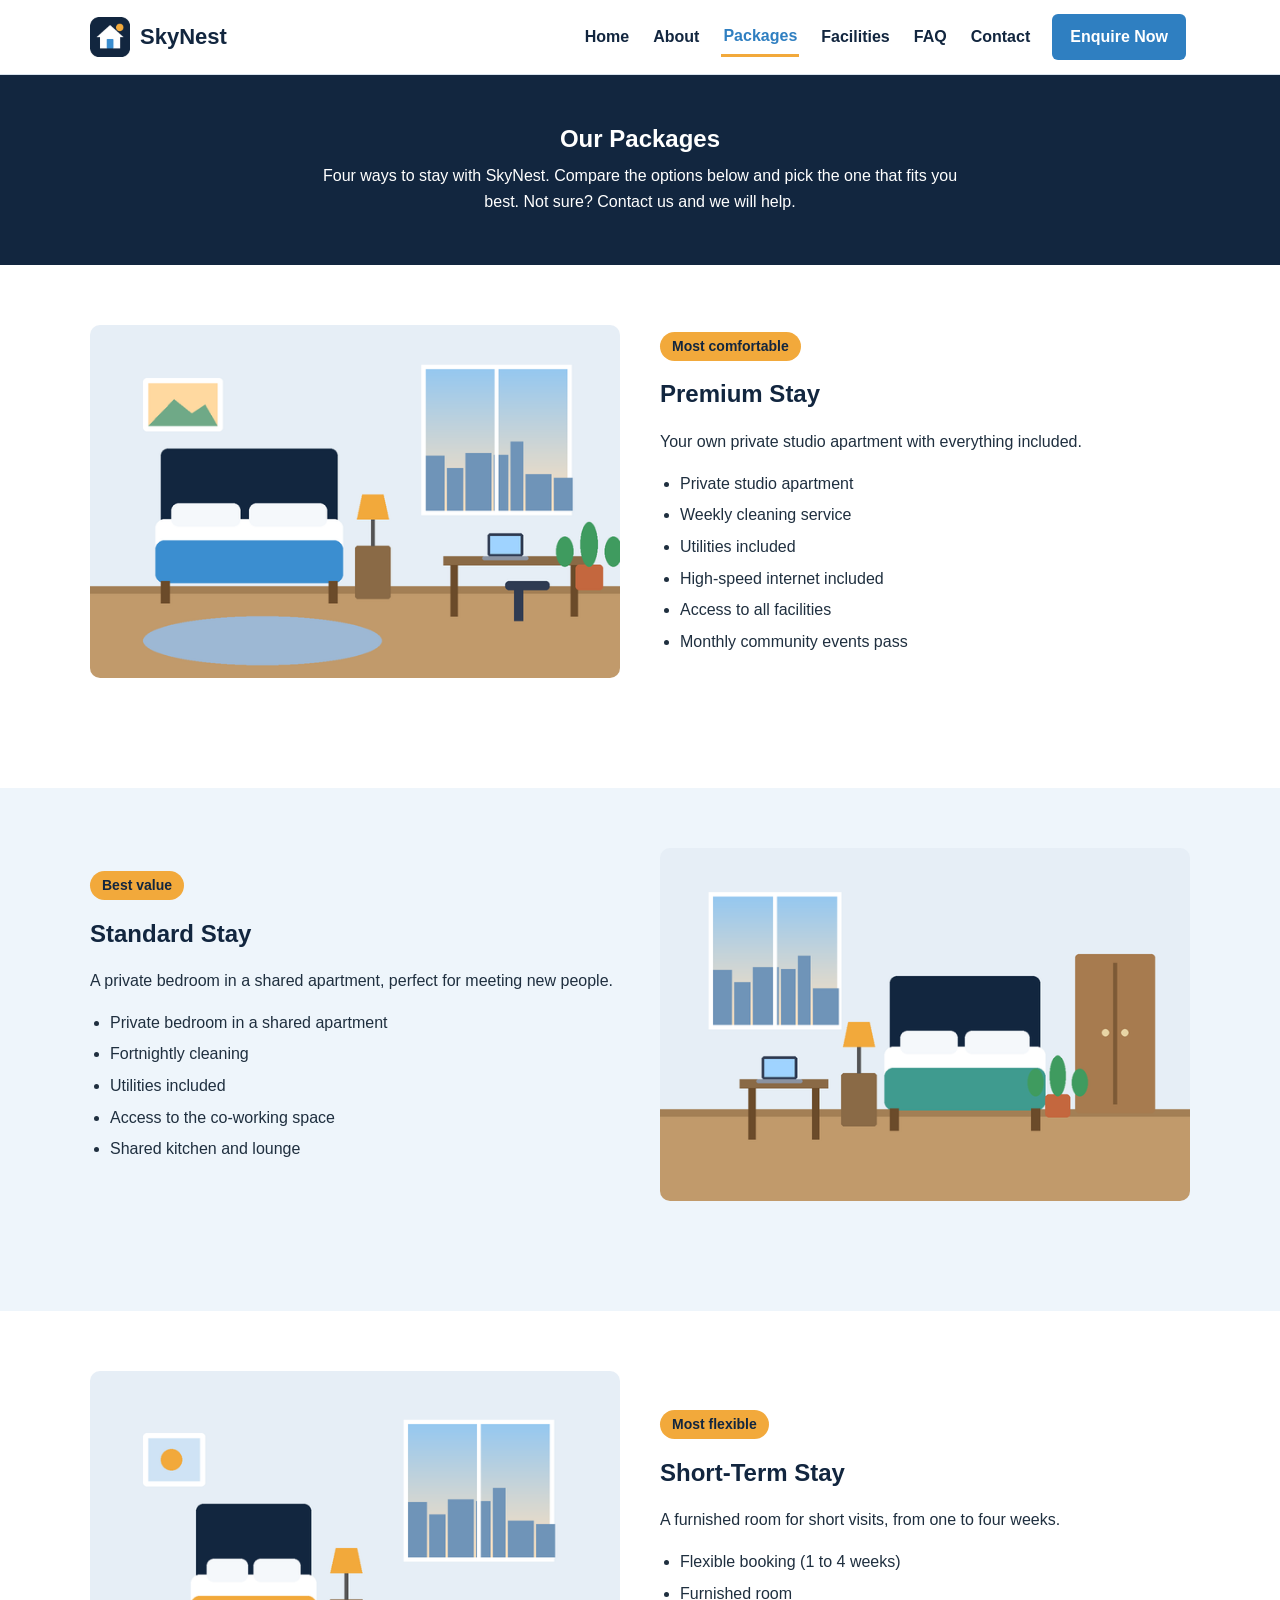
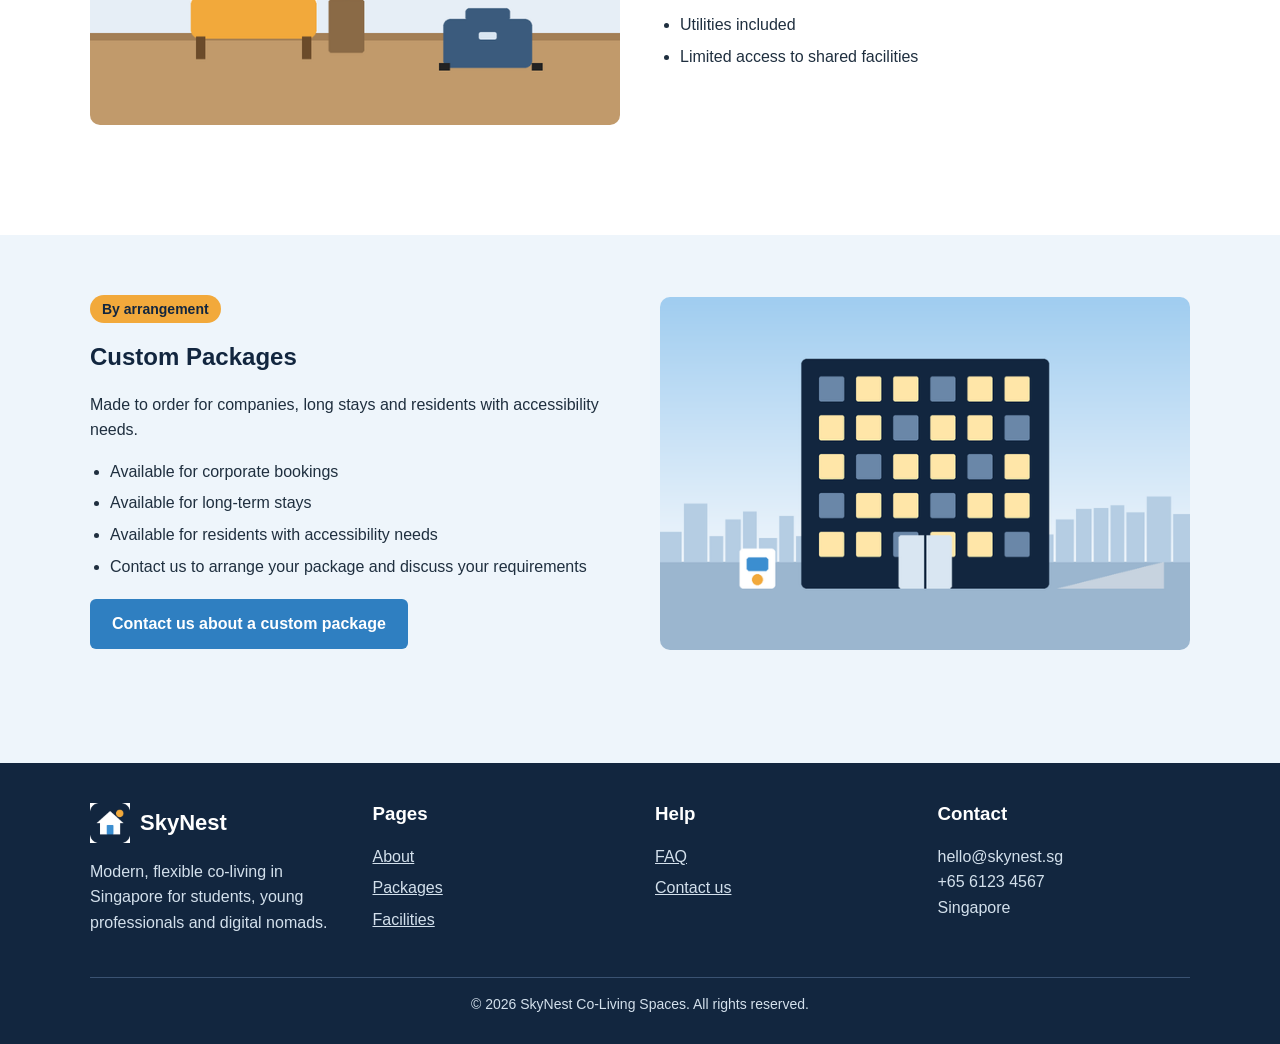
<file: packages.html>
<!DOCTYPE html>
<html lang="en">
<head>
  <meta charset="UTF-8">
  <meta name="viewport" content="width=device-width, initial-scale=1">
  <meta name="description" content="Compare the Premium, Standard, Short-Term and Custom packages at SkyNest Co-Living.">
  <title>Packages | SkyNest Co-Living</title>
  <link rel="stylesheet" href="css/style.css">
</head>
<body>
  <a class="skip-link" href="#main">Skip to main content</a>

  <!-- HEADER: same on every page -->
  <header class="header">
    <div class="container nav">
      <a class="logo" href="index.html"><img src="images/logo.png" alt="">SkyNest</a>
      <button class="menu-button" aria-label="Open menu" aria-expanded="false">&#9776;</button>
      <nav class="nav-links" aria-label="Main menu">
        <a href="index.html">Home</a>
        <a href="about.html">About</a>
        <a href="packages.html" class="active" aria-current="page">Packages</a>
        <a href="facilities.html">Facilities</a>
        <a href="faq.html">FAQ</a>
        <a href="contact.html">Contact</a>
        <a class="btn" href="contact.html">Enquire Now</a>
      </nav>
    </div>
  </header>

  <main id="main">
    <section class="page-banner">
      <div class="container">
        <h1>Our Packages</h1>
        <p>Four ways to stay with SkyNest. Compare the options below and pick the one that fits you best. Not sure? Contact us and we will help.</p>
      </div>
    </section>

    <section class="section">
      <div class="container package">
        <div class="split">
          <img src="images/room-premium.png" alt="Premium Stay studio with a bed, desk and window">
          <div>
            <span class="package-label">Most comfortable</span>
            <h2>Premium Stay</h2>
            <p>Your own private studio apartment with everything included.</p>
            <ul>
            <li>Private studio apartment</li>
            <li>Weekly cleaning service</li>
            <li>Utilities included</li>
            <li>High-speed internet included</li>
            <li>Access to all facilities</li>
            <li>Monthly community events pass</li>
            </ul>
          </div>
        </div>
      </div>
    </section>
    <section class="section section-light">
      <div class="container package reverse">
        <div class="split">
          <img src="images/room-standard.png" alt="Standard Stay bedroom with a bed and wardrobe">
          <div>
            <span class="package-label">Best value</span>
            <h2>Standard Stay</h2>
            <p>A private bedroom in a shared apartment, perfect for meeting new people.</p>
            <ul>
            <li>Private bedroom in a shared apartment</li>
            <li>Fortnightly cleaning</li>
            <li>Utilities included</li>
            <li>Access to the co-working space</li>
            <li>Shared kitchen and lounge</li>
            </ul>
          </div>
        </div>
      </div>
    </section>
    <section class="section">
      <div class="container package">
        <div class="split">
          <img src="images/room-short.png" alt="Short-Term Stay room with a single bed and suitcase">
          <div>
            <span class="package-label">Most flexible</span>
            <h2>Short-Term Stay</h2>
            <p>A furnished room for short visits, from one to four weeks.</p>
            <ul>
            <li>Flexible booking (1 to 4 weeks)</li>
            <li>Furnished room</li>
            <li>Utilities included</li>
            <li>Limited access to shared facilities</li>
            </ul>
          </div>
        </div>
      </div>
    </section>
    <section class="section section-light">
      <div class="container package reverse">
        <div class="split">
          <img src="images/room-custom.png" alt="SkyNest building with entrance ramp">
          <div>
            <span class="package-label">By arrangement</span>
            <h2>Custom Packages</h2>
            <p>Made to order for companies, long stays and residents with accessibility needs.</p>
            <ul>
            <li>Available for corporate bookings</li>
            <li>Available for long-term stays</li>
            <li>Available for residents with accessibility needs</li>
            <li>Contact us to arrange your package and discuss your requirements</li>
            </ul>
            <a class="btn" href="contact.html">Contact us about a custom package</a>
          </div>
        </div>
      </div>
    </section>

  </main>

  <!-- FOOTER: same on every page -->
  <footer class="footer">
    <div class="container">
      <div class="footer-grid">
        <div>
          <a class="logo" href="index.html"><img src="images/logo.png" alt="">SkyNest</a>
          <p>Modern, flexible co-living in Singapore for students, young professionals and digital nomads.</p>
        </div>
        <div>
          <h3>Pages</h3>
          <a href="about.html">About</a>
          <a href="packages.html">Packages</a>
          <a href="facilities.html">Facilities</a>
        </div>
        <div>
          <h3>Help</h3>
          <a href="faq.html">FAQ</a>
          <a href="contact.html">Contact us</a>
        </div>
        <div>
          <h3>Contact</h3>
          <p>hello@skynest.sg<br>+65 6123 4567<br>Singapore</p>
        </div>
      </div>
      <p class="copyright">&copy; <span id="year">2026</span> SkyNest Co-Living Spaces. All rights reserved.</p>
    </div>
  </footer>

  <script src="scripts/script.js"></script>
</body>
</html>
</file>
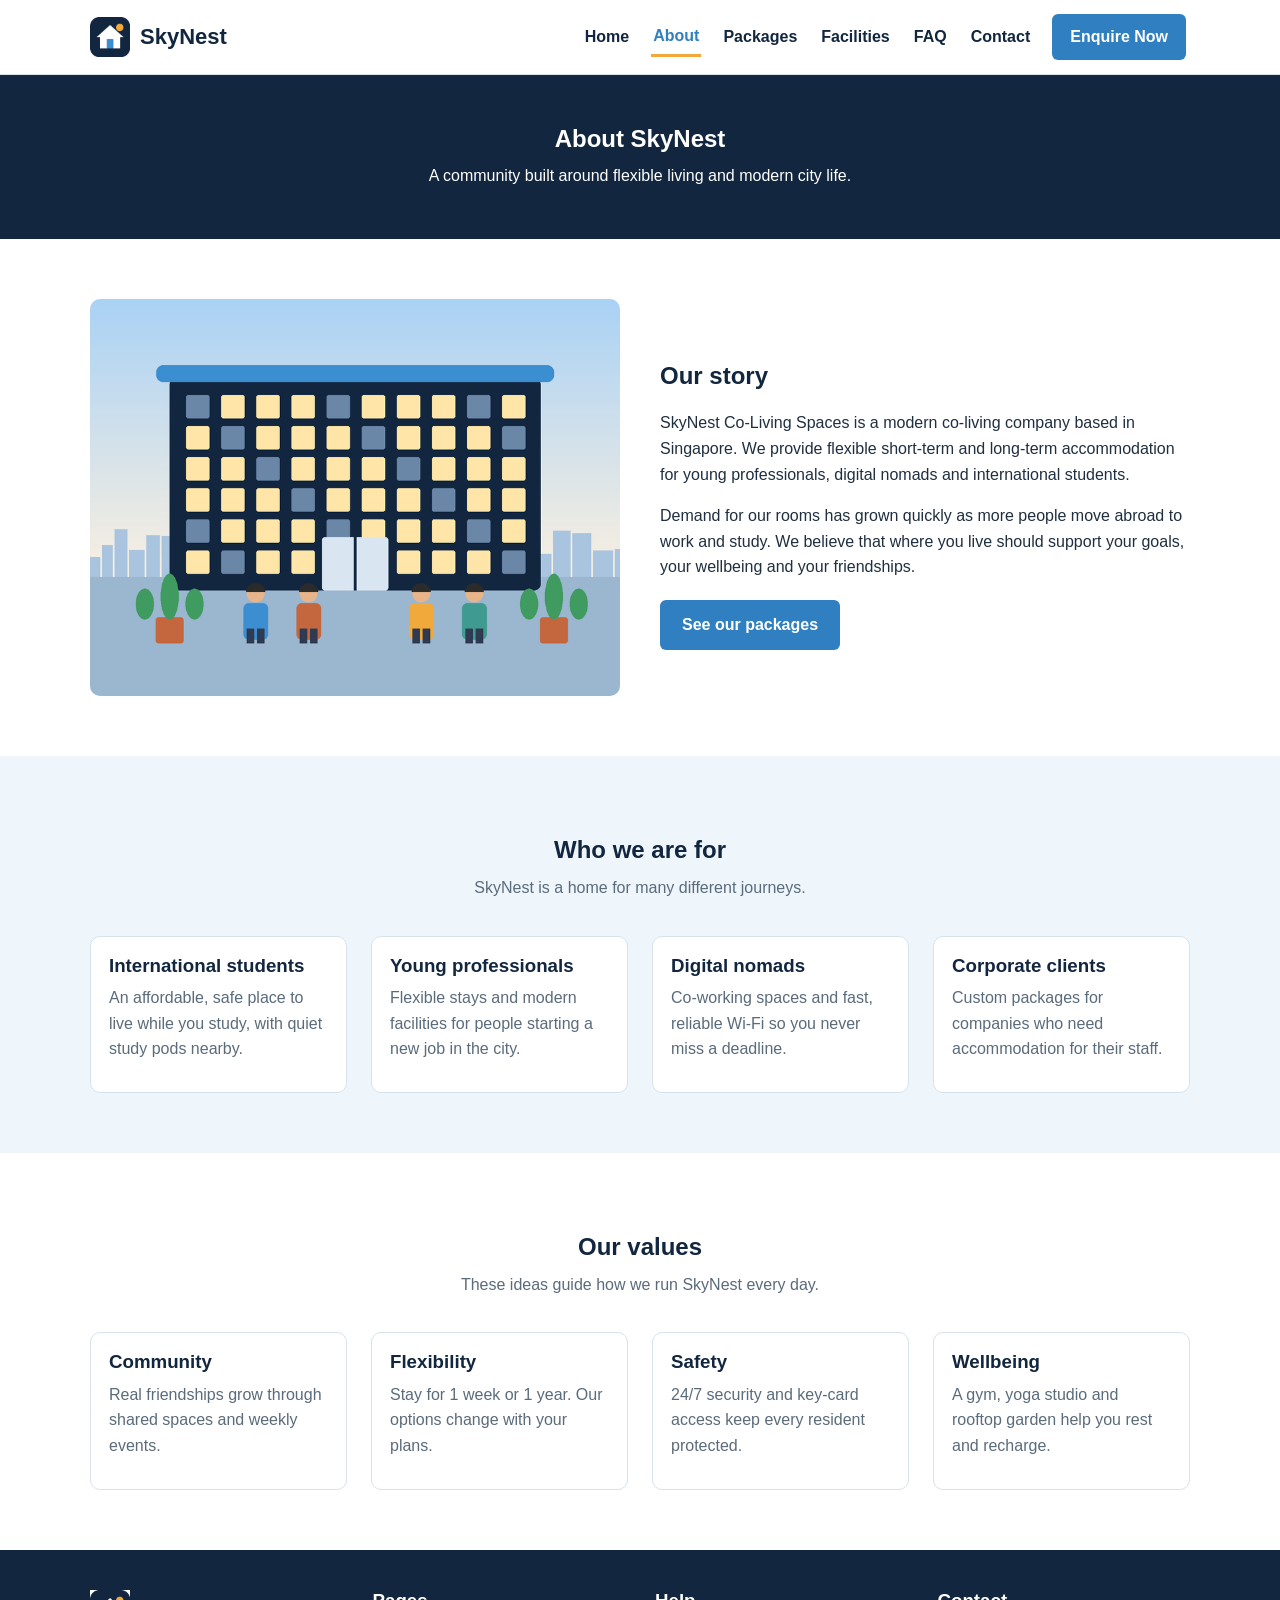
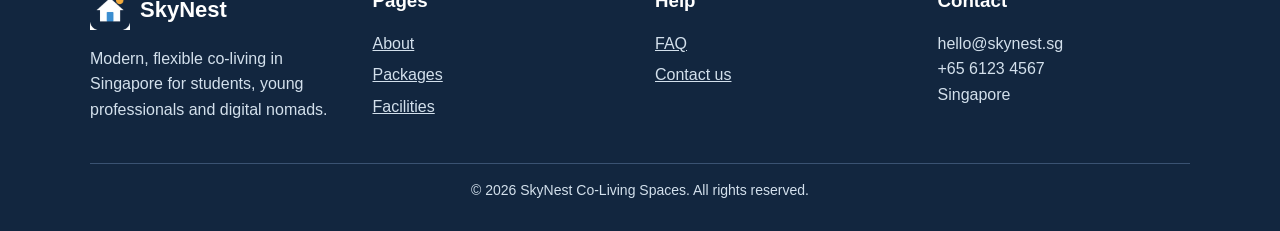
<file: html/about.html>
<!DOCTYPE html>
<html lang="en">
<head>
  <meta charset="UTF-8">
  <meta name="viewport" content="width=device-width, initial-scale=1">
  <meta name="description" content="Learn about SkyNest Co-Living Spaces, who we are for and what we believe in.">
  <title>About | SkyNest Co-Living</title>
  <link rel="stylesheet" href="../css/style.css">
</head>
<body>
  <a class="skip-link" href="#main">Skip to main content</a>

  <header class="header">
    <div class="container nav">
      <a class="logo" href="index.html"><img src="../images/logo.png" alt="">SkyNest</a>
      <button class="menu-button" aria-label="Open menu" aria-expanded="false">&#9776;</button>
      <nav class="nav-links" aria-label="Main menu">
        <a href="index.html">Home</a>
        <a href="about.html" class="active" aria-current="page">About</a>
        <a href="packages.html">Packages</a>
        <a href="facilities.html">Facilities</a>
        <a href="faq.html">FAQ</a>
        <a href="contact.html">Contact</a>
        <a class="btn" href="contact.html">Enquire Now</a>
      </nav>
    </div>
  </header>

  <main id="main">
    <section class="page-banner">
      <div class="container">
        <h1>About SkyNest</h1>
        <p>A community built around flexible living and modern city life.</p>
      </div>
    </section>

    <section class="section">
      <div class="container split">
        <img src="../images/about.png" alt="SkyNest apartment building with residents outside">
        <div>
          <h2>Our story</h2>
          <p>SkyNest Co-Living Spaces is a modern co-living company based in Singapore. We provide flexible short-term and long-term accommodation for young professionals, digital nomads and international students.</p>
          <p>Demand for our rooms has grown quickly as more people move abroad to work and study. We believe that where you live should support your goals, your wellbeing and your friendships.</p>
          <a class="btn" href="packages.html">See our packages</a>
        </div>
      </div>
    </section>

    <section class="section section-light">
      <div class="container">
        <h2 class="section-title">Who we are for</h2>
        <p class="section-intro">SkyNest is a home for many different journeys.</p>
        <div class="grid">
          <div class="card"><div class="card-body"><h3>International students</h3><p>An affordable, safe place to live while you study, with quiet study pods nearby.</p></div></div>
          <div class="card"><div class="card-body"><h3>Young professionals</h3><p>Flexible stays and modern facilities for people starting a new job in the city.</p></div></div>
          <div class="card"><div class="card-body"><h3>Digital nomads</h3><p>Co-working spaces and fast, reliable Wi-Fi so you never miss a deadline.</p></div></div>
          <div class="card"><div class="card-body"><h3>Corporate clients</h3><p>Custom packages for companies who need accommodation for their staff.</p></div></div>
        </div>
      </div>
    </section>

    <section class="section">
      <div class="container">
        <h2 class="section-title">Our values</h2>
        <p class="section-intro">These ideas guide how we run SkyNest every day.</p>
        <div class="grid">
          <div class="card"><div class="card-body"><h3>Community</h3><p>Real friendships grow through shared spaces and weekly events.</p></div></div>
          <div class="card"><div class="card-body"><h3>Flexibility</h3><p>Stay for 1 week or 1 year. Our options change with your plans.</p></div></div>
          <div class="card"><div class="card-body"><h3>Safety</h3><p>24/7 security and key-card access keep every resident protected.</p></div></div>
          <div class="card"><div class="card-body"><h3>Wellbeing</h3><p>A gym, yoga studio and rooftop garden help you rest and recharge.</p></div></div>
        </div>
      </div>
    </section>
  </main>

  <!-- FOOTER: same on every page -->
  <footer class="footer">
    <div class="container">
      <div class="footer-grid">
        <div>
          <a class="logo" href="index.html"><img src="../images/logo.png" alt="">SkyNest</a>
          <p>Modern, flexible co-living in Singapore for students, young professionals and digital nomads.</p>
        </div>
        <div>
          <h3>Pages</h3>
          <a href="about.html">About</a>
          <a href="packages.html">Packages</a>
          <a href="facilities.html">Facilities</a>
        </div>
        <div>
          <h3>Help</h3>
          <a href="faq.html">FAQ</a>
          <a href="contact.html">Contact us</a>
        </div>
        <div>
          <h3>Contact</h3>
          <p>hello@skynest.sg<br>+65 6123 4567<br>Singapore</p>
        </div>
      </div>
      <p class="copyright">&copy; <span id="year">2026</span> SkyNest Co-Living Spaces. All rights reserved.</p>
    </div>
  </footer>

  <script src="../scripts/script.js"></script>
</body>
</html>
</file>
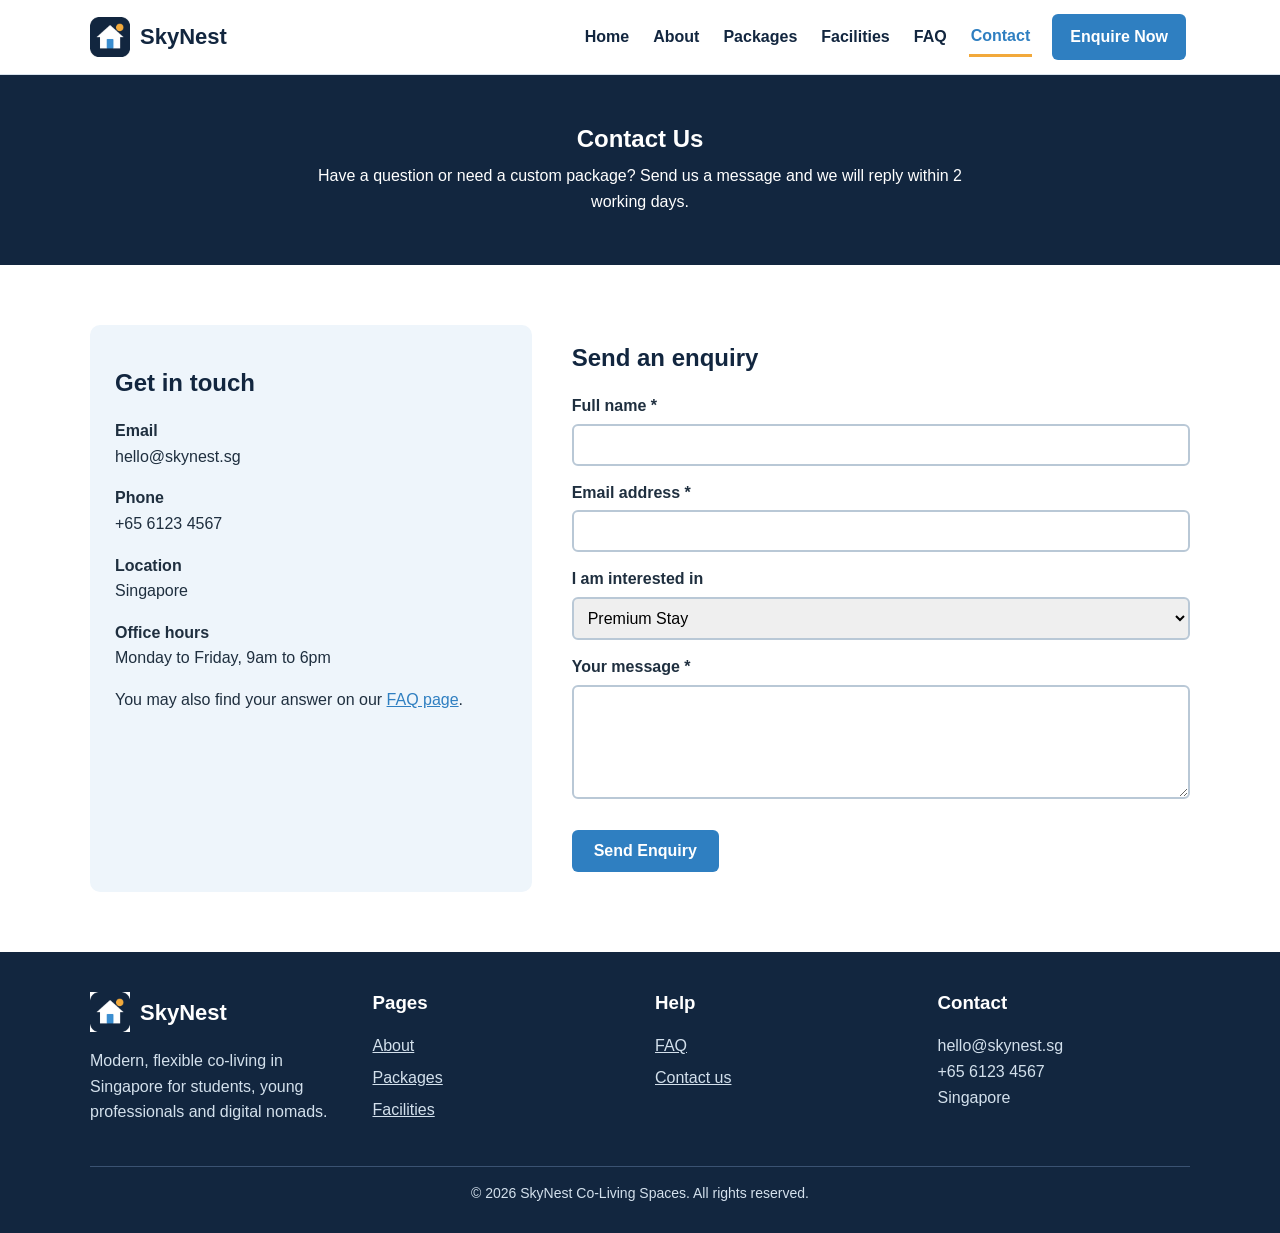
<file: html/contact.html>
<!DOCTYPE html>
<html lang="en">
<head>
  <meta charset="UTF-8">
  <meta name="viewport" content="width=device-width, initial-scale=1">
  <meta name="description" content="Contact SkyNest Co-Living to ask a question or arrange a custom package.">
  <title>Contact | SkyNest Co-Living</title>
  <link rel="stylesheet" href="../css/style.css">
</head>
<body>
  <a class="skip-link" href="#main">Skip to main content</a>

  <header class="header">
    <div class="container nav">
      <a class="logo" href="index.html"><img src="../images/logo.png" alt="">SkyNest</a>
      <button class="menu-button" aria-label="Open menu" aria-expanded="false">&#9776;</button>
      <nav class="nav-links" aria-label="Main menu">
        <a href="index.html">Home</a>
        <a href="about.html">About</a>
        <a href="packages.html">Packages</a>
        <a href="facilities.html">Facilities</a>
        <a href="faq.html">FAQ</a>
        <a href="contact.html" class="active" aria-current="page">Contact</a>
        <a class="btn" href="contact.html">Enquire Now</a>
      </nav>
    </div>
  </header>

  <main id="main">
    <section class="page-banner">
      <div class="container">
        <h1>Contact Us</h1>
        <p>Have a question or need a custom package? Send us a message and we will reply within 2 working days.</p>
      </div>
    </section>

    <section class="section">
      <div class="container contact-layout">

        <div class="contact-box">
          <h2>Get in touch</h2>
          <p><strong>Email</strong><br>hello@skynest.sg</p>
          <p><strong>Phone</strong><br>+65 6123 4567</p>
          <p><strong>Location</strong><br>Singapore</p>
          <p><strong>Office hours</strong><br>Monday to Friday, 9am to 6pm</p>
          <p>You may also find your answer on our <a href="faq.html">FAQ page</a>.</p>
        </div>

        <div>
          <h2>Send an enquiry</h2>
          <form id="contact-form" novalidate>
            <label for="name">Full name *</label>
            <input type="text" id="name" name="name" autocomplete="name">

            <label for="email">Email address *</label>
            <input type="email" id="email" name="email" autocomplete="email">

            <label for="package">I am interested in</label>
            <select id="package" name="package">
              <option>Premium Stay</option>
              <option>Standard Stay</option>
              <option>Short-Term Stay</option>
              <option>Custom Package</option>
              <option>Not sure yet</option>
            </select>

            <label for="message">Your message *</label>
            <textarea id="message" name="message" rows="5"></textarea>

            <p style="margin-top:20px;"><button type="submit" class="btn">Send Enquiry</button></p>
            <div id="form-message" class="message" role="alert"></div>
          </form>
        </div>

      </div>
    </section>
  </main>

  <footer class="footer">
    <div class="container">
      <div class="footer-grid">
        <div>
          <a class="logo" href="index.html"><img src="../images/logo.png" alt="">SkyNest</a>
          <p>Modern, flexible co-living in Singapore for students, young professionals and digital nomads.</p>
        </div>
        <div>
          <h3>Pages</h3>
          <a href="about.html">About</a>
          <a href="packages.html">Packages</a>
          <a href="facilities.html">Facilities</a>
        </div>
        <div>
          <h3>Help</h3>
          <a href="faq.html">FAQ</a>
          <a href="contact.html">Contact us</a>
        </div>
        <div>
          <h3>Contact</h3>
          <p>hello@skynest.sg<br>+65 6123 4567<br>Singapore</p>
        </div>
      </div>
      <p class="copyright">&copy; <span id="year">2026</span> SkyNest Co-Living Spaces. All rights reserved.</p>
    </div>
  </footer>

  <script src="../scripts/script.js"></script>
</body>
</html>
</file>
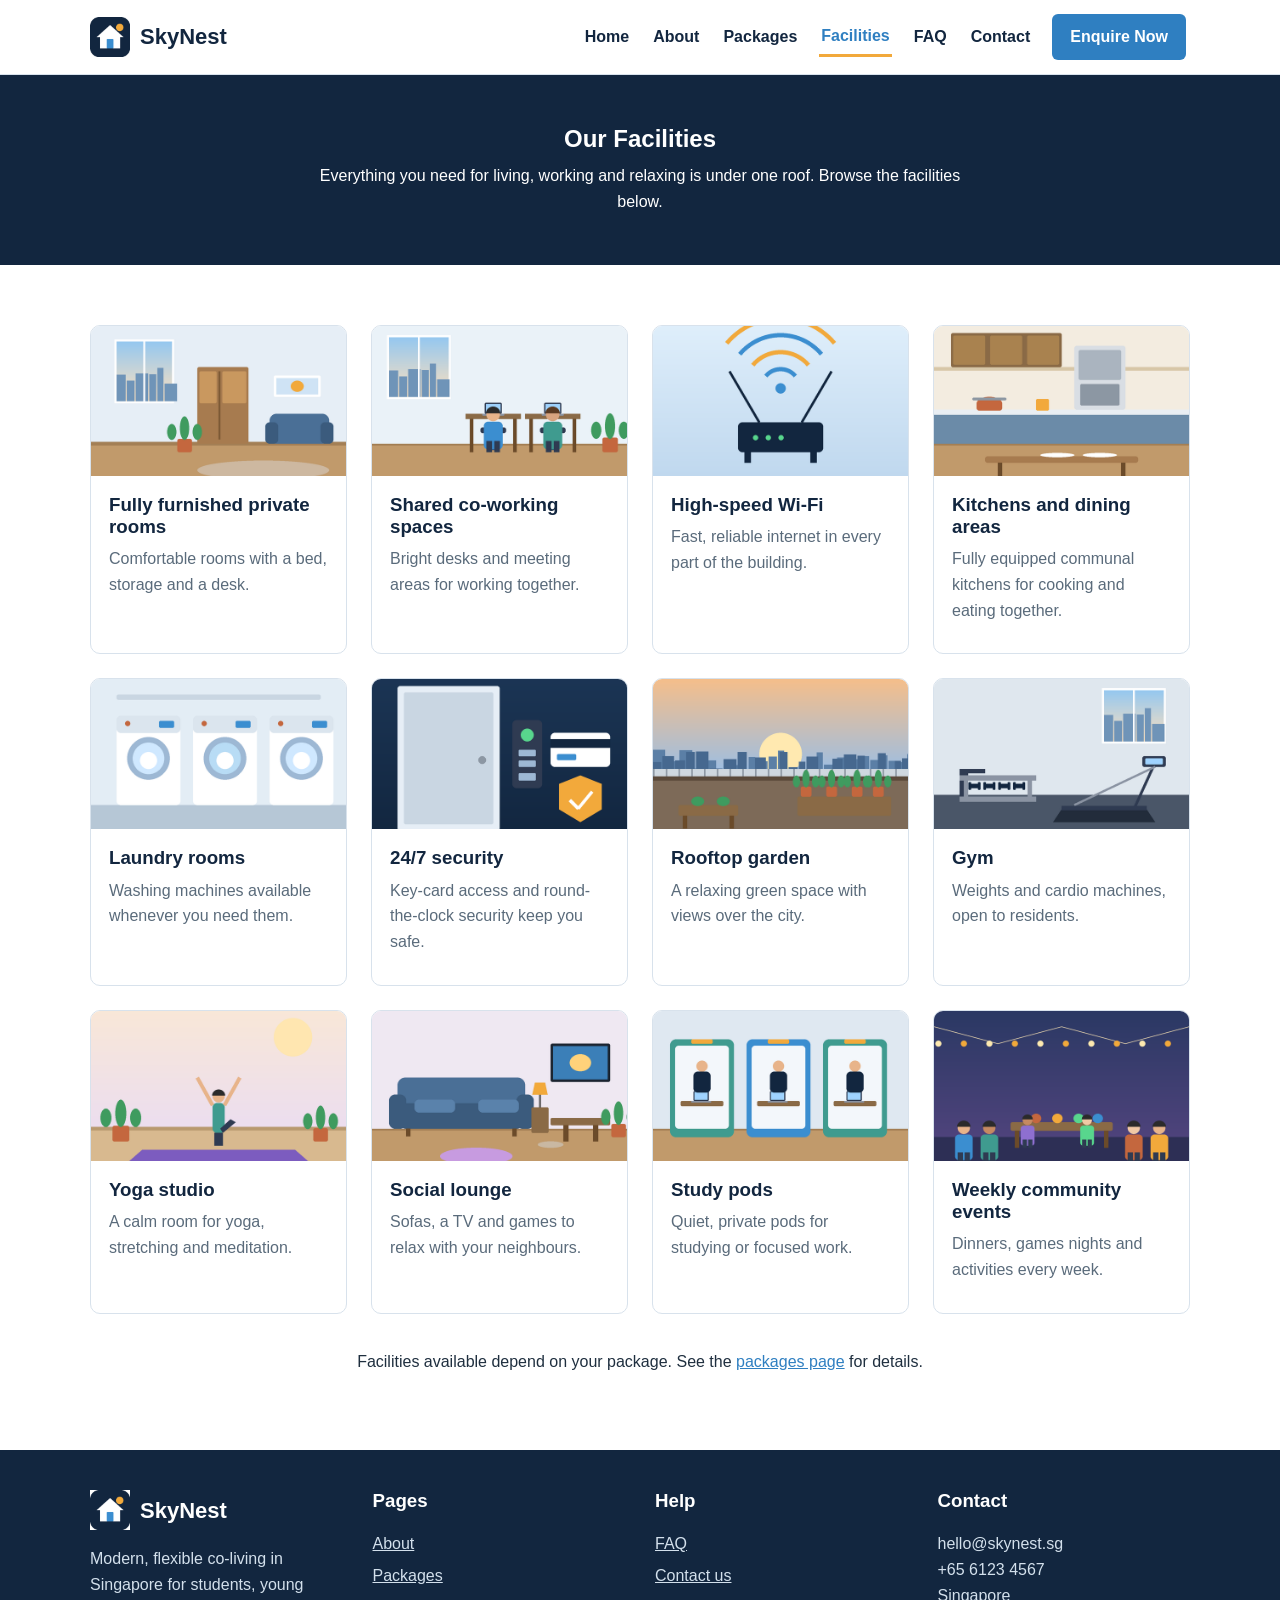
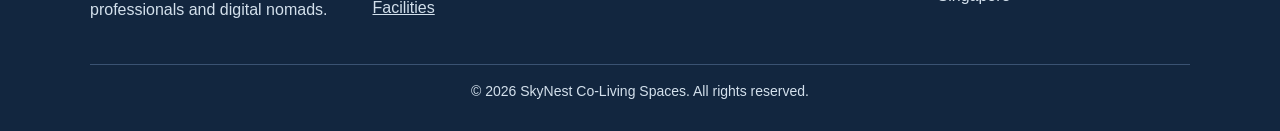
<file: html/facilities.html>
<!DOCTYPE html>
<html lang="en">
<head>
  <meta charset="UTF-8">
  <meta name="viewport" content="width=device-width, initial-scale=1">
  <meta name="description" content="See the rooms, co-working spaces, gym, rooftop garden and other facilities at SkyNest Co-Living.">
  <title>Facilities | SkyNest Co-Living</title>
  <link rel="stylesheet" href="../css/style.css">
</head>
<body>
  <a class="skip-link" href="#main">Skip to main content</a>

  <!-- HEADER: same on every page -->
  <header class="header">
    <div class="container nav">
      <a class="logo" href="index.html"><img src="../images/logo.png" alt="">SkyNest</a>
      <button class="menu-button" aria-label="Open menu" aria-expanded="false">&#9776;</button>
      <nav class="nav-links" aria-label="Main menu">
        <a href="index.html">Home</a>
        <a href="about.html">About</a>
        <a href="packages.html">Packages</a>
        <a href="facilities.html" class="active" aria-current="page">Facilities</a>
        <a href="faq.html">FAQ</a>
        <a href="contact.html">Contact</a>
        <a class="btn" href="contact.html">Enquire Now</a>
      </nav>
    </div>
  </header>

  <main id="main">
    <section class="page-banner">
      <div class="container">
        <h1>Our Facilities</h1>
        <p>Everything you need for living, working and relaxing is under one roof. Browse the facilities below.</p>
      </div>
    </section>

    <section class="section">
      <div class="container">
        <div class="grid facility-grid">
        <article class="card">
          <img src="../images/facility-private-rooms.png" alt="Furnished private room">
          <div class="card-body">
            <h3>Fully furnished private rooms</h3>
            <p>Comfortable rooms with a bed, storage and a desk.</p>
          </div>
        </article>
        <article class="card">
          <img src="../images/facility-coworking.png" alt="Co-working space with desks">
          <div class="card-body">
            <h3>Shared co-working spaces</h3>
            <p>Bright desks and meeting areas for working together.</p>
          </div>
        </article>
        <article class="card">
          <img src="../images/facility-wifi.png" alt="Wi-Fi router and signal">
          <div class="card-body">
            <h3>High-speed Wi-Fi</h3>
            <p>Fast, reliable internet in every part of the building.</p>
          </div>
        </article>
        <article class="card">
          <img src="../images/facility-kitchen.png" alt="Shared kitchen and dining table">
          <div class="card-body">
            <h3>Kitchens and dining areas</h3>
            <p>Fully equipped communal kitchens for cooking and eating together.</p>
          </div>
        </article>
        <article class="card">
          <img src="../images/facility-laundry.png" alt="Row of washing machines">
          <div class="card-body">
            <h3>Laundry rooms</h3>
            <p>Washing machines available whenever you need them.</p>
          </div>
        </article>
        <article class="card">
          <img src="../images/facility-security.png" alt="Door with key-card reader">
          <div class="card-body">
            <h3>24/7 security</h3>
            <p>Key-card access and round-the-clock security keep you safe.</p>
          </div>
        </article>
        <article class="card">
          <img src="../images/facility-rooftop.png" alt="Rooftop garden at sunset">
          <div class="card-body">
            <h3>Rooftop garden</h3>
            <p>A relaxing green space with views over the city.</p>
          </div>
        </article>
        <article class="card">
          <img src="../images/facility-gym.png" alt="Gym with weights and treadmill">
          <div class="card-body">
            <h3>Gym</h3>
            <p>Weights and cardio machines, open to residents.</p>
          </div>
        </article>
        <article class="card">
          <img src="../images/facility-yoga.png" alt="Person doing yoga on a mat">
          <div class="card-body">
            <h3>Yoga studio</h3>
            <p>A calm room for yoga, stretching and meditation.</p>
          </div>
        </article>
        <article class="card">
          <img src="../images/facility-lounge.png" alt="Social lounge with sofa and TV">
          <div class="card-body">
            <h3>Social lounge</h3>
            <p>Sofas, a TV and games to relax with your neighbours.</p>
          </div>
        </article>
        <article class="card">
          <img src="../images/facility-studypods.png" alt="Three private study pods">
          <div class="card-body">
            <h3>Study pods</h3>
            <p>Quiet, private pods for studying or focused work.</p>
          </div>
        </article>
        <article class="card">
          <img src="../images/facility-events.png" alt="Residents at a community event">
          <div class="card-body">
            <h3>Weekly community events</h3>
            <p>Dinners, games nights and activities every week.</p>
          </div>
        </article>
        </div>
        <p style="text-align:center; margin-top:35px;">Facilities available depend on your package. See the <a href="packages.html">packages page</a> for details.</p>
      </div>
    </section>
  </main>

  <!-- FOOTER: same on every page -->
  <footer class="footer">
    <div class="container">
      <div class="footer-grid">
        <div>
          <a class="logo" href="index.html"><img src="../images/logo.png" alt="">SkyNest</a>
          <p>Modern, flexible co-living in Singapore for students, young professionals and digital nomads.</p>
        </div>
        <div>
          <h3>Pages</h3>
          <a href="about.html">About</a>
          <a href="packages.html">Packages</a>
          <a href="facilities.html">Facilities</a>
        </div>
        <div>
          <h3>Help</h3>
          <a href="faq.html">FAQ</a>
          <a href="contact.html">Contact us</a>
        </div>
        <div>
          <h3>Contact</h3>
          <p>hello@skynest.sg<br>+65 6123 4567<br>Singapore</p>
        </div>
      </div>
      <p class="copyright">&copy; <span id="year">2026</span> SkyNest Co-Living Spaces. All rights reserved.</p>
    </div>
  </footer>

  <script src="../scripts/script.js"></script>
</body>
</html>
</file>
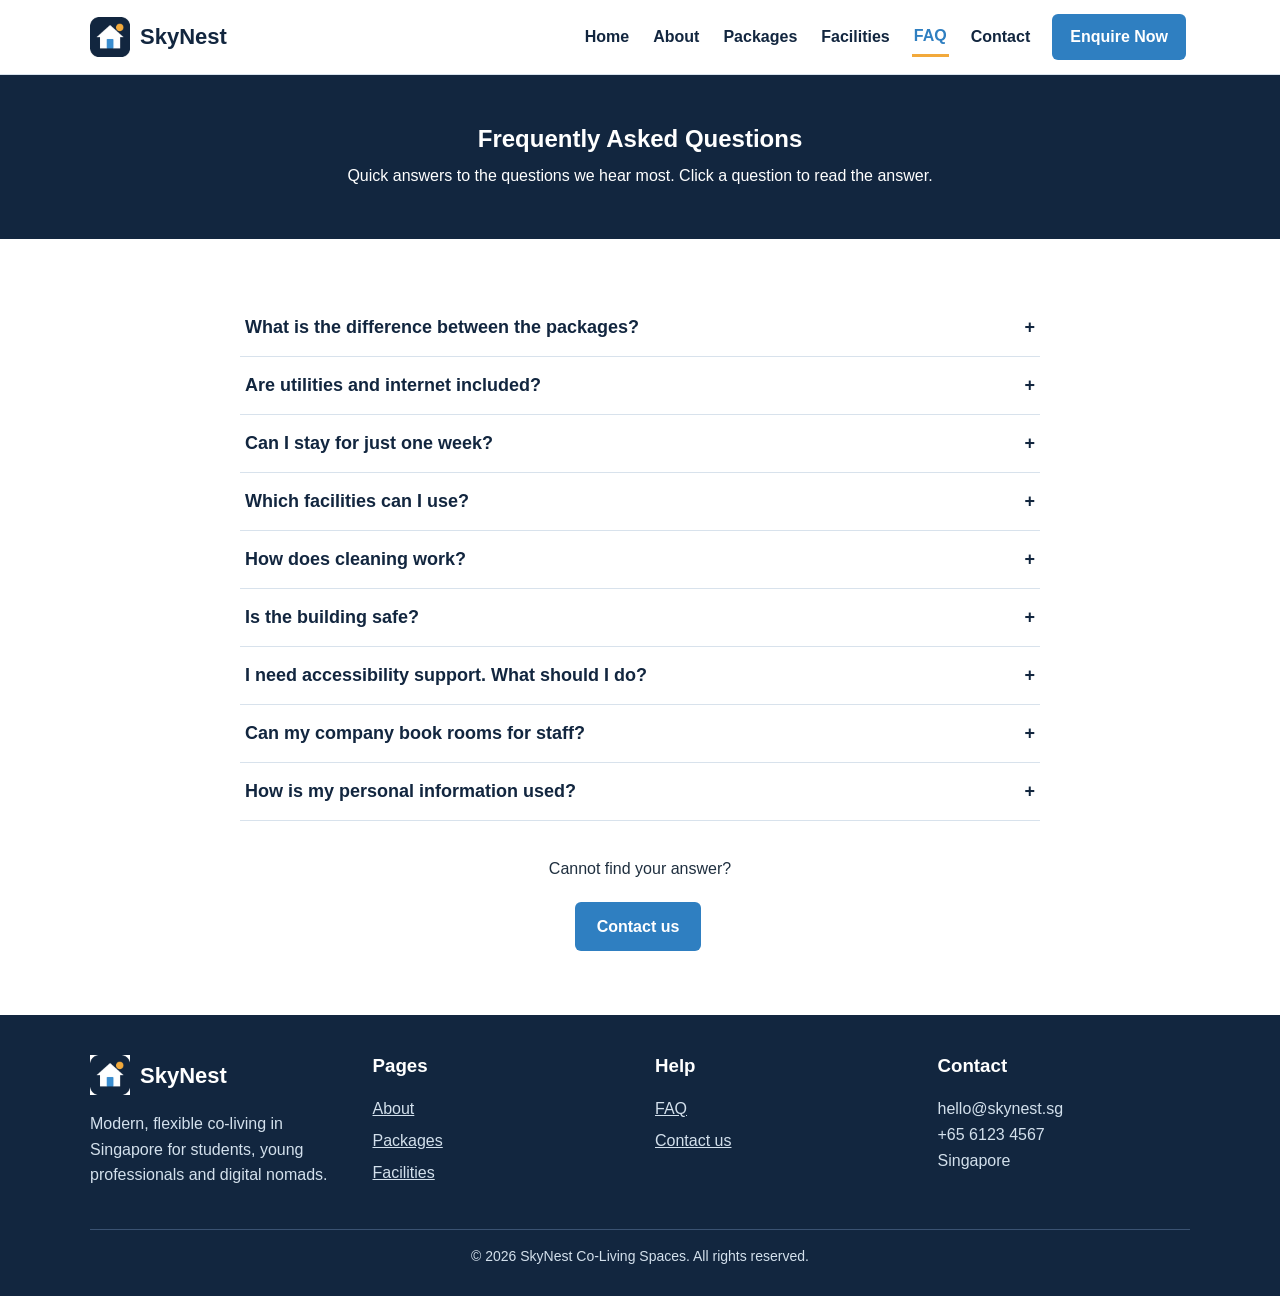
<file: html/faq.html>
<!DOCTYPE html>
<html lang="en">
<head>
  <meta charset="UTF-8">
  <meta name="viewport" content="width=device-width, initial-scale=1">
  <meta name="description" content="Answers to common questions about SkyNest Co-Living packages, facilities and booking.">
  <title>FAQ | SkyNest Co-Living</title>
  <link rel="stylesheet" href="../css/style.css">
</head>
<body>
  <a class="skip-link" href="#main">Skip to main content</a>

  <!-- HEADER: same on every page -->
  <header class="header">
    <div class="container nav">
      <a class="logo" href="index.html"><img src="../images/logo.png" alt="">SkyNest</a>
      <button class="menu-button" aria-label="Open menu" aria-expanded="false">&#9776;</button>
      <nav class="nav-links" aria-label="Main menu">
        <a href="index.html">Home</a>
        <a href="about.html">About</a>
        <a href="packages.html">Packages</a>
        <a href="facilities.html">Facilities</a>
        <a href="faq.html" class="active" aria-current="page">FAQ</a>
        <a href="contact.html">Contact</a>
        <a class="btn" href="contact.html">Enquire Now</a>
      </nav>
    </div>
  </header>

  <main id="main">
    <section class="page-banner">
      <div class="container">
        <h1>Frequently Asked Questions</h1>
        <p>Quick answers to the questions we hear most. Click a question to read the answer.</p>
      </div>
    </section>

    <section class="section">
      <div class="container faq">
        <div class="faq-item">
          <button class="faq-question" aria-expanded="false">What is the difference between the packages? <span aria-hidden="true">+</span></button>
          <div class="faq-answer"><p>Premium Stay is a private studio, Standard Stay is a private bedroom in a shared apartment, and Short-Term Stay is a furnished room for 1 to 4 weeks. Custom Packages are arranged with our team.</p></div>
        </div>
        <div class="faq-item">
          <button class="faq-question" aria-expanded="false">Are utilities and internet included? <span aria-hidden="true">+</span></button>
          <div class="faq-answer"><p>Yes. Utilities are included in every package, and high-speed internet is included in the Premium Stay. Wi-Fi is available throughout the building.</p></div>
        </div>
        <div class="faq-item">
          <button class="faq-question" aria-expanded="false">Can I stay for just one week? <span aria-hidden="true">+</span></button>
          <div class="faq-answer"><p>Yes. The Short-Term Stay can be booked for anything from 1 to 4 weeks.</p></div>
        </div>
        <div class="faq-item">
          <button class="faq-question" aria-expanded="false">Which facilities can I use? <span aria-hidden="true">+</span></button>
          <div class="faq-answer"><p>Premium residents can use all facilities. Standard residents can use the co-working space, kitchen and lounge. Short-Term residents have limited access to shared facilities.</p></div>
        </div>
        <div class="faq-item">
          <button class="faq-question" aria-expanded="false">How does cleaning work? <span aria-hidden="true">+</span></button>
          <div class="faq-answer"><p>Premium Stay includes weekly cleaning and Standard Stay includes fortnightly cleaning.</p></div>
        </div>
        <div class="faq-item">
          <button class="faq-question" aria-expanded="false">Is the building safe? <span aria-hidden="true">+</span></button>
          <div class="faq-answer"><p>Yes. We have 24/7 security and key-card access, so only residents can enter.</p></div>
        </div>
        <div class="faq-item">
          <button class="faq-question" aria-expanded="false">I need accessibility support. What should I do? <span aria-hidden="true">+</span></button>
          <div class="faq-answer"><p>Please contact us before you book. We will talk about your needs and arrange a custom package for you.</p></div>
        </div>
        <div class="faq-item">
          <button class="faq-question" aria-expanded="false">Can my company book rooms for staff? <span aria-hidden="true">+</span></button>
          <div class="faq-answer"><p>Yes. Our Custom Packages are available for corporate bookings. Send us a message and we will prepare an offer.</p></div>
        </div>
        <div class="faq-item">
          <button class="faq-question" aria-expanded="false">How is my personal information used? <span aria-hidden="true">+</span></button>
          <div class="faq-answer"><p>The details you send us are only used to answer your enquiry. We never sell your data.</p></div>
        </div>
      </div>
      <div class="container" style="text-align:center; margin-top:35px;">
        <p>Cannot find your answer?</p>
        <a class="btn" href="contact.html">Contact us</a>
      </div>
    </section>
  </main>

  <!-- FOOTER: same on every page -->
  <footer class="footer">
    <div class="container">
      <div class="footer-grid">
        <div>
          <a class="logo" href="index.html"><img src="../images/logo.png" alt="">SkyNest</a>
          <p>Modern, flexible co-living in Singapore for students, young professionals and digital nomads.</p>
        </div>
        <div>
          <h3>Pages</h3>
          <a href="about.html">About</a>
          <a href="packages.html">Packages</a>
          <a href="facilities.html">Facilities</a>
        </div>
        <div>
          <h3>Help</h3>
          <a href="faq.html">FAQ</a>
          <a href="contact.html">Contact us</a>
        </div>
        <div>
          <h3>Contact</h3>
          <p>hello@skynest.sg<br>+65 6123 4567<br>Singapore</p>
        </div>
      </div>
      <p class="copyright">&copy; <span id="year">2026</span> SkyNest Co-Living Spaces. All rights reserved.</p>
    </div>
  </footer>

  <script src="../scripts/script.js"></script>
</body>
</html>
</file>
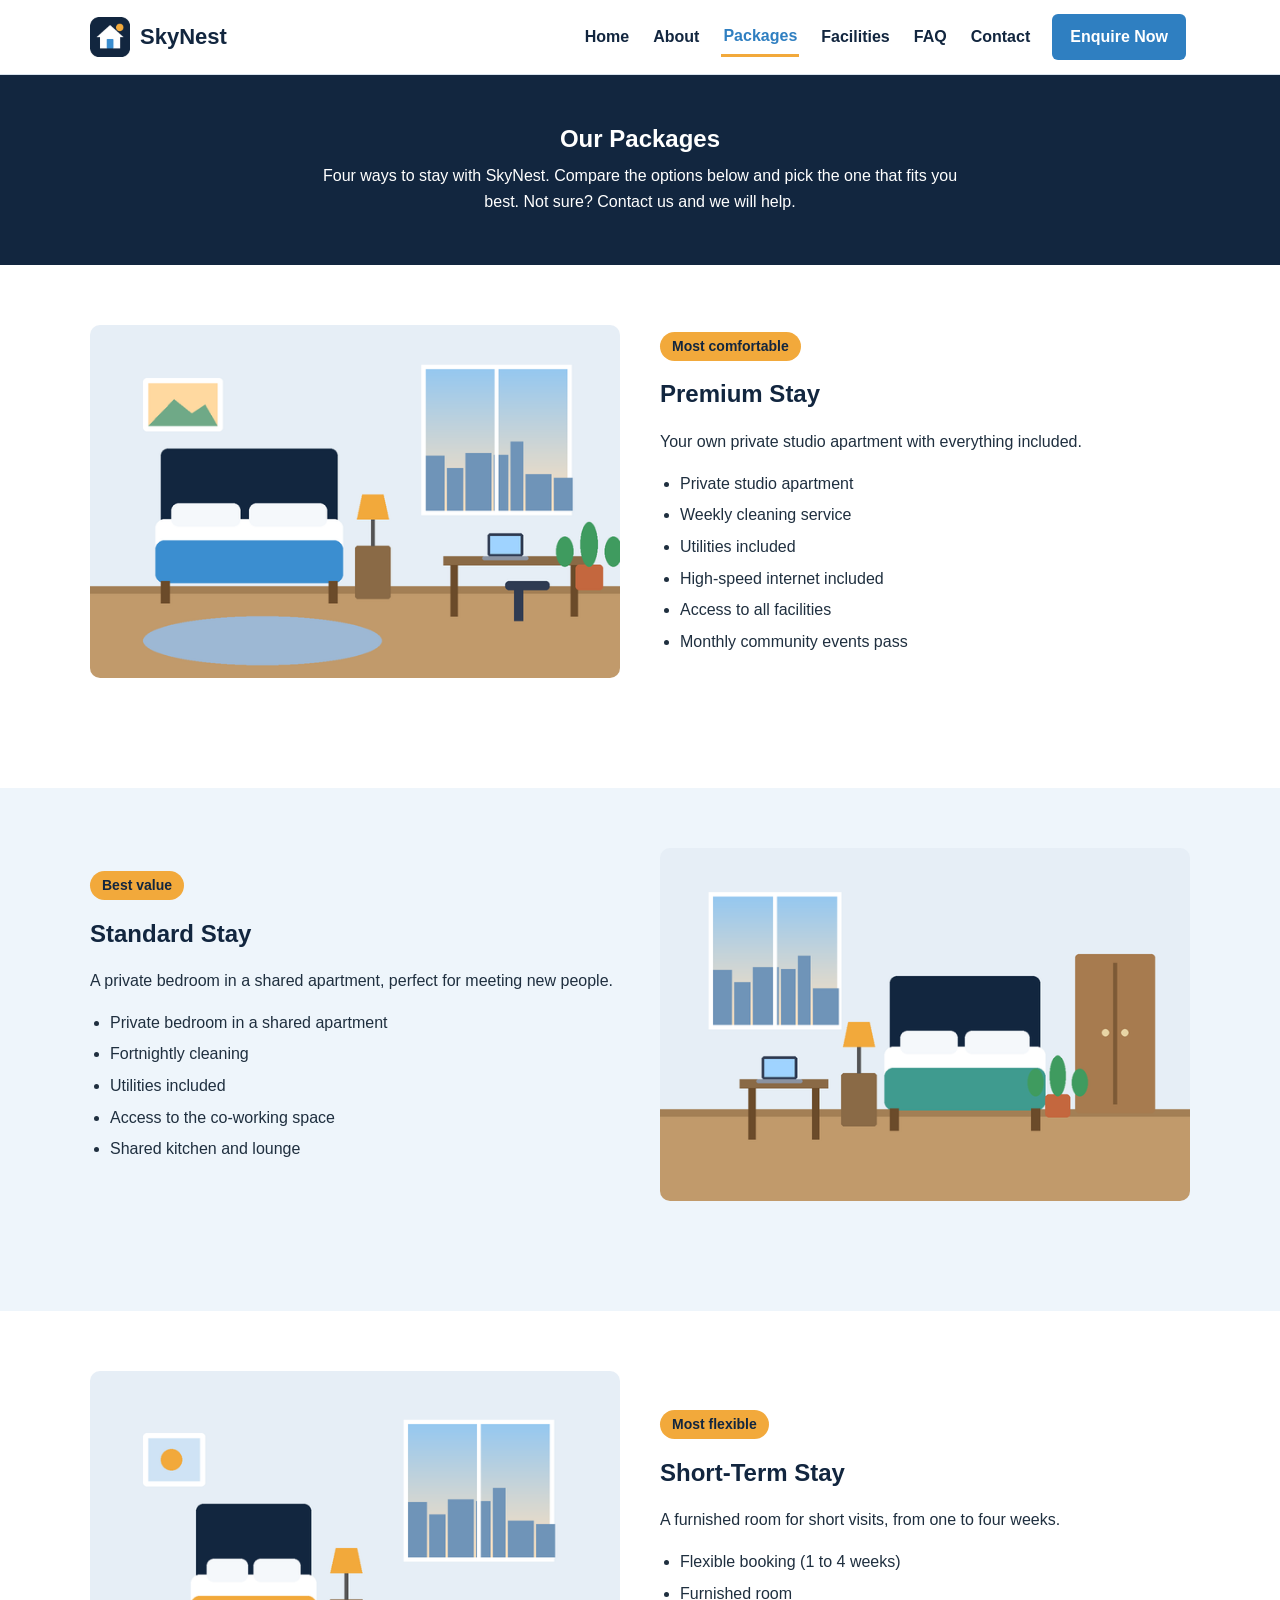
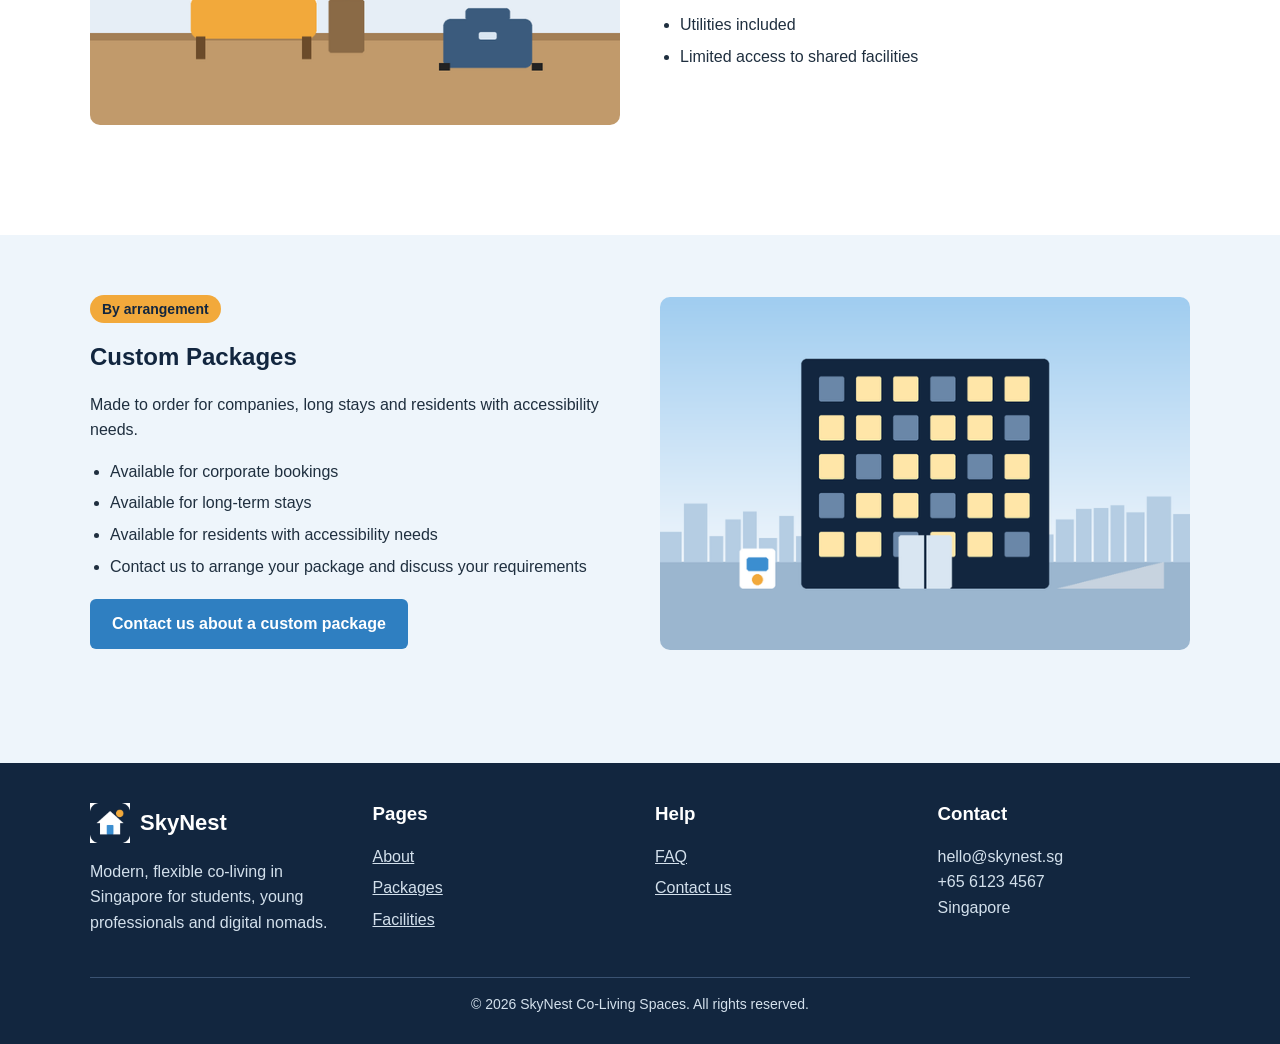
<file: html/packages.html>
<!DOCTYPE html>
<html lang="en">
<head>
  <meta charset="UTF-8">
  <meta name="viewport" content="width=device-width, initial-scale=1">
  <meta name="description" content="Compare the Premium, Standard, Short-Term and Custom packages at SkyNest Co-Living.">
  <title>Packages | SkyNest Co-Living</title>
  <link rel="stylesheet" href="../css/style.css">
</head>
<body>
  <a class="skip-link" href="#main">Skip to main content</a>

  <!-- HEADER: same on every page -->
  <header class="header">
    <div class="container nav">
      <a class="logo" href="index.html"><img src="../images/logo.png" alt="">SkyNest</a>
      <button class="menu-button" aria-label="Open menu" aria-expanded="false">&#9776;</button>
      <nav class="nav-links" aria-label="Main menu">
        <a href="index.html">Home</a>
        <a href="about.html">About</a>
        <a href="packages.html" class="active" aria-current="page">Packages</a>
        <a href="facilities.html">Facilities</a>
        <a href="faq.html">FAQ</a>
        <a href="contact.html">Contact</a>
        <a class="btn" href="contact.html">Enquire Now</a>
      </nav>
    </div>
  </header>

  <main id="main">
    <section class="page-banner">
      <div class="container">
        <h1>Our Packages</h1>
        <p>Four ways to stay with SkyNest. Compare the options below and pick the one that fits you best. Not sure? Contact us and we will help.</p>
      </div>
    </section>

    <section class="section">
      <div class="container package">
        <div class="split">
          <img src="../images/room-premium.png" alt="Premium Stay studio with a bed, desk and window">
          <div>
            <span class="package-label">Most comfortable</span>
            <h2>Premium Stay</h2>
            <p>Your own private studio apartment with everything included.</p>
            <ul>
            <li>Private studio apartment</li>
            <li>Weekly cleaning service</li>
            <li>Utilities included</li>
            <li>High-speed internet included</li>
            <li>Access to all facilities</li>
            <li>Monthly community events pass</li>
            </ul>
          </div>
        </div>
      </div>
    </section>
    <section class="section section-light">
      <div class="container package reverse">
        <div class="split">
          <img src="../images/room-standard.png" alt="Standard Stay bedroom with a bed and wardrobe">
          <div>
            <span class="package-label">Best value</span>
            <h2>Standard Stay</h2>
            <p>A private bedroom in a shared apartment, perfect for meeting new people.</p>
            <ul>
            <li>Private bedroom in a shared apartment</li>
            <li>Fortnightly cleaning</li>
            <li>Utilities included</li>
            <li>Access to the co-working space</li>
            <li>Shared kitchen and lounge</li>
            </ul>
          </div>
        </div>
      </div>
    </section>
    <section class="section">
      <div class="container package">
        <div class="split">
          <img src="../images/room-short.png" alt="Short-Term Stay room with a single bed and suitcase">
          <div>
            <span class="package-label">Most flexible</span>
            <h2>Short-Term Stay</h2>
            <p>A furnished room for short visits, from one to four weeks.</p>
            <ul>
            <li>Flexible booking (1 to 4 weeks)</li>
            <li>Furnished room</li>
            <li>Utilities included</li>
            <li>Limited access to shared facilities</li>
            </ul>
          </div>
        </div>
      </div>
    </section>
    <section class="section section-light">
      <div class="container package reverse">
        <div class="split">
          <img src="../images/room-custom.png" alt="SkyNest building with entrance ramp">
          <div>
            <span class="package-label">By arrangement</span>
            <h2>Custom Packages</h2>
            <p>Made to order for companies, long stays and residents with accessibility needs.</p>
            <ul>
            <li>Available for corporate bookings</li>
            <li>Available for long-term stays</li>
            <li>Available for residents with accessibility needs</li>
            <li>Contact us to arrange your package and discuss your requirements</li>
            </ul>
            <a class="btn" href="contact.html">Contact us about a custom package</a>
          </div>
        </div>
      </div>
    </section>

  </main>

  <!-- FOOTER: same on every page -->
  <footer class="footer">
    <div class="container">
      <div class="footer-grid">
        <div>
          <a class="logo" href="index.html"><img src="../images/logo.png" alt="">SkyNest</a>
          <p>Modern, flexible co-living in Singapore for students, young professionals and digital nomads.</p>
        </div>
        <div>
          <h3>Pages</h3>
          <a href="about.html">About</a>
          <a href="packages.html">Packages</a>
          <a href="facilities.html">Facilities</a>
        </div>
        <div>
          <h3>Help</h3>
          <a href="faq.html">FAQ</a>
          <a href="contact.html">Contact us</a>
        </div>
        <div>
          <h3>Contact</h3>
          <p>hello@skynest.sg<br>+65 6123 4567<br>Singapore</p>
        </div>
      </div>
      <p class="copyright">&copy; <span id="year">2026</span> SkyNest Co-Living Spaces. All rights reserved.</p>
    </div>
  </footer>

  <script src="../scripts/script.js"></script>
</body>
</html>
</file>
<file: css/style.css>
/* ==========================================================
   SkyNest Co-Living - main stylesheet (used by all 6 pages)
   Sections: 1 Basics, 2 Header, 3 Hero, 4 Sections & cards,
   5 Packages, 6 Facilities, 7 FAQ, 8 Contact, 9 Footer,
   10 Mobile
   ========================================================== */

/* 1. BASICS ------------------------------------------------ */
:root {
  --navy: #12263f;      /* main dark colour */
  --sky: #2f7fc1;       /* main blue (links, buttons) */
  --light: #eef5fb;     /* light background for alternate sections */
  --amber: #f2a93b;     /* highlight colour */
  --text: #1f2f3f;
  --grey: #5a6b7b;
}

* { box-sizing: border-box; }

body {
  margin: 0;
  font-family: Arial, Helvetica, sans-serif;
  color: var(--text);
  line-height: 1.6;
}

img { max-width: 100%; display: block; }
h1, h2, h3 { color: var(--navy); line-height: 1.2; }
a { color: var(--sky); }

/* keeps page content centred and not too wide */
.container { width: 90%; max-width: 1100px; margin: 0 auto; }

/* visible outline for keyboard users (accessibility) */
a:focus, button:focus, input:focus, select:focus, textarea:focus {
  outline: 3px solid var(--amber);
  outline-offset: 2px;
}

/* "skip to content" link, only shows when tabbed to */
.skip-link { position: absolute; left: -999px; background: white; padding: 8px; }
.skip-link:focus { left: 10px; top: 10px; z-index: 100; }

/* buttons */
.btn {
  display: inline-block;
  padding: 12px 22px;
  border-radius: 6px;
  background: var(--sky);
  color: white;
  text-decoration: none;
  font-weight: bold;
  border: none;
  font-size: 16px;
  cursor: pointer;
}
.btn { margin: 4px 4px 4px 0; }
.btn:hover { background: var(--navy); }
.btn-light { background: white; color: var(--navy); }
.btn-light:hover { background: var(--amber); }
.btn-outline { background: transparent; border: 2px solid white; color: white; }
.btn-outline:hover { background: white; color: var(--navy); }

/* 2. HEADER ------------------------------------------------ */
.header { background: white; border-bottom: 1px solid #d8e2ec; position: sticky; top: 0; z-index: 50; }
.nav { display: flex; align-items: center; justify-content: space-between; padding: 10px 0; }
.logo { display: flex; align-items: center; gap: 10px; text-decoration: none; color: var(--navy); font-weight: bold; font-size: 22px; }
.logo img { width: 40px; height: 40px; }
.nav-links { display: flex; align-items: center; gap: 20px; }
.nav-links a { text-decoration: none; color: var(--navy); font-weight: bold; padding: 6px 2px; }
.nav-links a:hover, .nav-links a.active { color: var(--sky); border-bottom: 3px solid var(--amber); }
.nav-links a.btn { color: white; border: none; padding: 10px 18px; }
.nav-links a.btn:hover { color: white; }
.menu-button { display: none; font-size: 28px; background: none; border: none; cursor: pointer; color: var(--navy); }

/* 3. HERO (big banner at top of pages) --------------------- */
.hero {
  background: linear-gradient(rgba(18,38,63,.65), rgba(18,38,63,.65)), url("../images/hero.png") center/cover;
  color: white;
  text-align: center;
  padding: 110px 0;
}
.hero h1 { color: white; font-size: 44px; margin: 0 0 15px; }
.hero p { font-size: 20px; max-width: 650px; margin: 0 auto 25px; }
.hero .btn { margin: 5px; }

/* smaller banner used on the other pages */
.page-banner { background: var(--navy); color: white; text-align: center; padding: 50px 0; }
.page-banner h1 { color: white; margin: 0 0 10px; }
.page-banner p { max-width: 650px; margin: 0 auto; }

/* 4. SECTIONS & CARDS -------------------------------------- */
.section { padding: 60px 0; }
.section-light { background: var(--light); }
.section-title { text-align: center; margin-bottom: 10px; }
.section-intro { text-align: center; color: var(--grey); max-width: 650px; margin: 0 auto 35px; }

/* grid: cards sit side by side and wrap by themselves on small screens */
.grid { display: grid; grid-template-columns: repeat(auto-fit, minmax(240px, 1fr)); gap: 24px; }

.card { background: white; border: 1px solid #d8e2ec; border-radius: 10px; overflow: hidden; }
.card img { width: 100%; height: 190px; object-fit: cover; }
.card-body { padding: 18px; }
.card-body h3 { margin: 0 0 8px; }
.card-body p { margin: 0 0 12px; color: var(--grey); }

/* image on one side, text on the other (about page, packages) */
.split { display: grid; grid-template-columns: 1fr 1fr; gap: 40px; align-items: center; }
.split img { border-radius: 10px; }

/* 5. PACKAGES PAGE ----------------------------------------- */
.package { margin-bottom: 50px; }
.package ul { padding-left: 20px; }
.package li { margin-bottom: 6px; }
.package-label { display: inline-block; background: var(--amber); color: var(--navy); font-weight: bold; padding: 3px 12px; border-radius: 20px; font-size: 14px; }
.package.reverse .split img { order: 2; }

/* 6. FACILITIES PAGE --------------------------------------- */
.facility-grid { grid-template-columns: repeat(auto-fit, minmax(220px, 1fr)); }
.facility-grid img { height: 150px; }

/* 7. FAQ PAGE ---------------------------------------------- */
.faq { max-width: 800px; margin: 0 auto; }
.faq-item { border-bottom: 1px solid #d8e2ec; }
.faq-question {
  width: 100%; text-align: left; background: none; border: none;
  padding: 18px 5px; font-size: 18px; font-weight: bold; color: var(--navy); cursor: pointer;
  display: flex; justify-content: space-between;
}
.faq-answer { display: none; padding: 0 5px 18px; color: var(--grey); }
.faq-item.open .faq-answer { display: block; }   /* JS adds the "open" class */

/* 8. CONTACT PAGE ------------------------------------------ */
.contact-layout { display: grid; grid-template-columns: 1fr 1.4fr; gap: 40px; }
.contact-box { background: var(--light); border-radius: 10px; padding: 25px; }
form label { display: block; font-weight: bold; margin: 14px 0 5px; }
form input, form select, form textarea {
  width: 100%; padding: 10px; font-size: 16px; font-family: inherit;
  border: 2px solid #b9c8d6; border-radius: 6px;
}
form input.error, form select.error, form textarea.error { border-color: #c0392b; }
.message { display: none; margin-top: 15px; padding: 12px; border-radius: 6px; font-weight: bold; }
.message.success { display: block; background: #dff5e6; color: #1e6b3a; }
.message.problem { display: block; background: #fbe3e0; color: #9b2c20; }

/* 9. FOOTER ------------------------------------------------ */
.footer { background: var(--navy); color: #d3e0ec; padding: 40px 0 15px; }
.footer-grid { display: grid; grid-template-columns: repeat(auto-fit, minmax(200px, 1fr)); gap: 30px; }
.footer h3 { color: white; margin-top: 0; }
.footer a { color: #d3e0ec; display: block; margin-bottom: 6px; }
.footer a.logo { display: flex; color: white; }
.footer .logo { color: white; margin-bottom: 10px; }
.copyright { border-top: 1px solid #3a5272; margin-top: 25px; padding-top: 15px; text-align: center; font-size: 14px; }

/* 10. MOBILE (screens under 800px wide) -------------------- */
@media (max-width: 800px) {
  .menu-button { display: block; }
  .nav-links {
    display: none;                 
    position: absolute; top: 100%; left: 0; right: 0;
    background: white; flex-direction: column; align-items: flex-start;
    padding: 15px 5%; border-bottom: 1px solid #d8e2ec;
  }
  .nav-links.open { display: flex; }   
  .hero { padding: 70px 0; }
  .hero h1 { font-size: 32px; }
  .split, .contact-layout { grid-template-columns: 1fr; }
  .package.reverse .split img { order: 0; }
}
</file>
